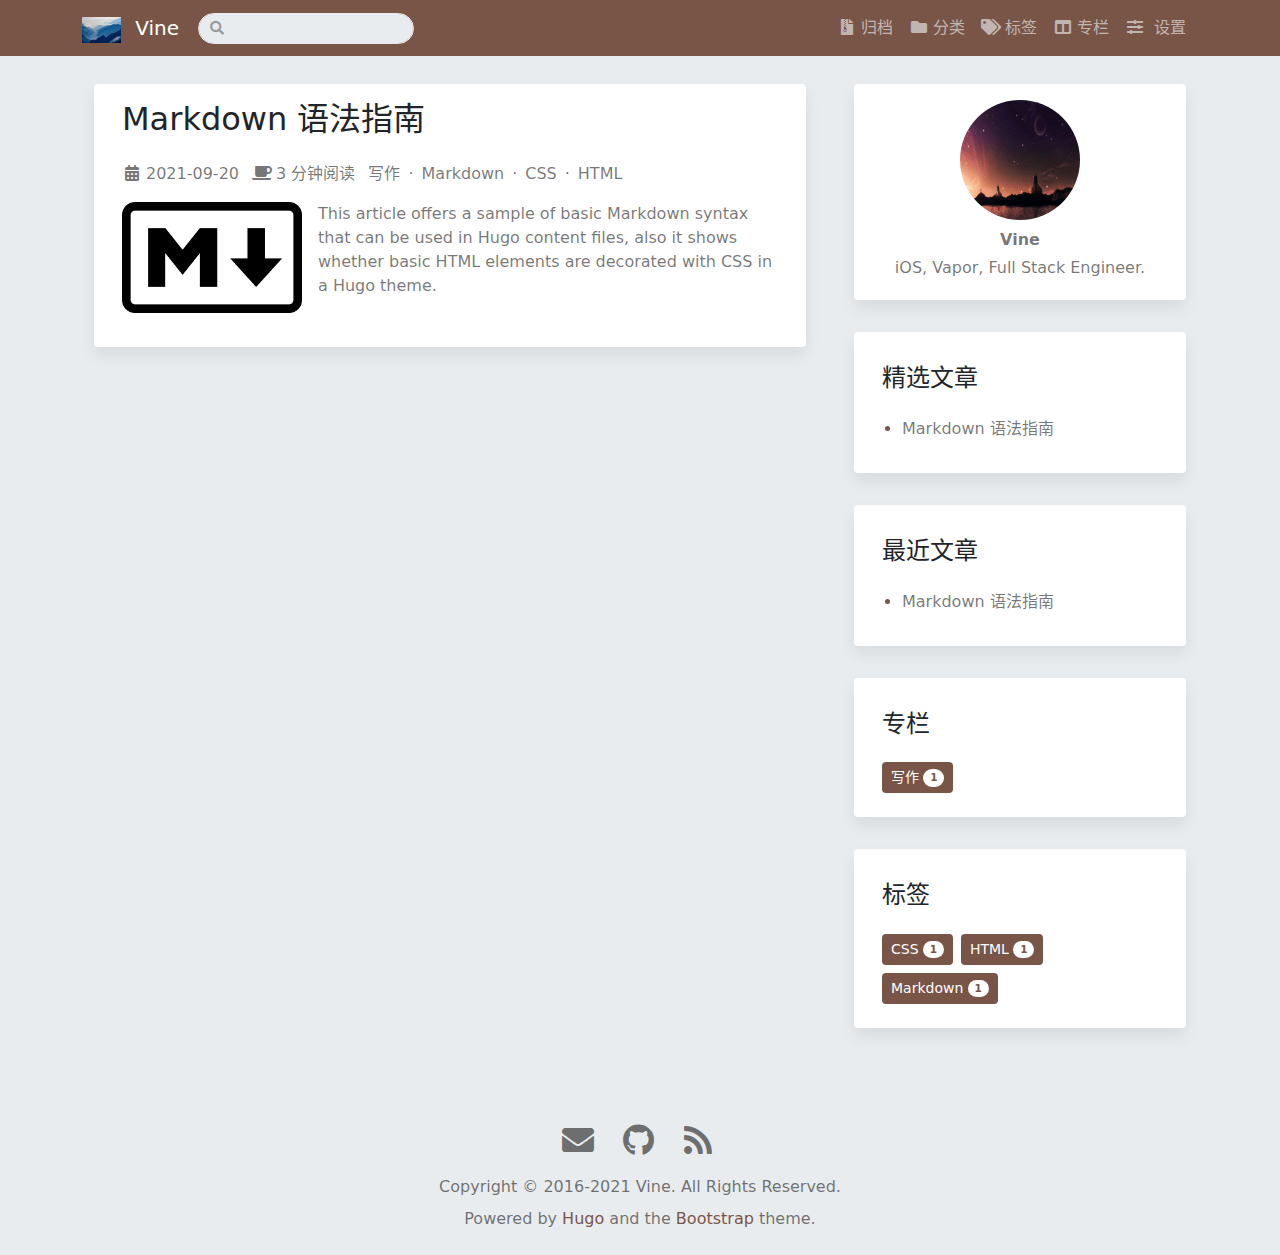
<file: index.html>
<!doctype html><html lang=zh-cn><head><meta name=generator content="Hugo 0.85.0"><meta charset=utf-8><meta name=viewport content="width=device-width,initial-scale=1"><title>休息的风</title><link rel=apple-touch-icon href=/images/favicons/apple-touch-icon.png sizes=180x180><link rel=icon href=/images/favicons/favicon-32x32.png sizes=32x32 type=image/png><link rel=icon href=/images/favicons/favicon-16x16.png sizes=16x16 type=image/png><link rel=manifest href=/images/favicons/manifest.json><link rel=icon href=/images/favicons/favicon.ico><meta name=keywords content="Hugo,Bootstrap,博客主题"><meta name=description content="一个极快、响应式和功能丰富的 Hugo 博客主题"><meta itemprop=name content="休息的风"><meta itemprop=description content="一个极快、响应式和功能丰富的 Hugo 博客主题"><meta property="og:title" content="休息的风"><meta property="og:description" content="一个极快、响应式和功能丰富的 Hugo 博客主题"><meta property="og:type" content="website"><meta property="og:url" content="/"><meta name=twitter:card content="summary"><meta name=twitter:title content="休息的风"><meta name=twitter:description content="一个极快、响应式和功能丰富的 Hugo 博客主题"><link rel=alternate type=application/rss+xml href=/index.xml title=休息的风><meta data-name=palette content="brown"><link rel=preload href=/css/bundle.min.4bd774e9f9e7eada4f66d03e1a16b9dbf04cef1756562b1f8c1a4f405aeed097.css integrity="sha256-S9d06fnn6tpPZtA+Gha52/BM7xdWVisfjBpPQFru0Jc=" crossorigin=anonymous as=style onload="this.rel='stylesheet'"><noscript><link rel=stylesheet href=/css/bundle.min.4bd774e9f9e7eada4f66d03e1a16b9dbf04cef1756562b1f8c1a4f405aeed097.css integrity="sha256-S9d06fnn6tpPZtA+Gha52/BM7xdWVisfjBpPQFru0Jc=" crossorigin=anonymous></noscript><script src=/js/bundle.min.2424c68327e09b751266797e010bd49d27a620c3c967a263f97d1c1d62848534.js integrity="sha256-JCTGgyfgm3USZnl+AQvUnSemIMPJZ6Jj+X0cHWKEhTQ=" crossorigin=anonymous></script></head><body><header><nav class="navbar navbar-expand-xl fixed-top"><div class=container><a class="navbar-brand active" href=/><img class=logo alt=Logo src=/images/logo.jpg width=136 height=91 loading=lazy>
Vine</a>
<button class=navbar-toggler type=button data-bs-toggle=collapse data-bs-target=#navbarSupportedContent aria-controls=navbarSupportedContent aria-expanded=false aria-label="Toggle navigation">
<span class=navbar-toggler-icon></span></button><div class="collapse navbar-collapse" id=navbarSupportedContent><ul class="navbar-nav me-1 mb-2 mb-lg-0"><form class="search-bar d-flex ms-1" action=/search><div class="input-group input-group-sm"><button class="btn btn-search disabled position-absolute left-0" type=submit aria-label=submit><i class="fas fa-fw fa-search"></i></button>
<input class="form-control rounded-pill" id=searchQuery name=q type=search aria-label=Search></div></form></ul><ul class="navbar-nav me-1 mb-2 mb-lg-0 me-1 ms-auto"><li class=nav-item><a class=nav-link href=/archives><i class="fas fa-fw fa-file-archive"></i>归档</a></li><li class=nav-item><a class=nav-link href=/categories><i class="fas fa-fw fa-folder"></i>分类</a></li><li class=nav-item><a class=nav-link href=/tags><i class="fas fa-fw fa-tags"></i>标签</a></li><li class=nav-item><a class=nav-link href=/series><i class="fas fa-fw fa-columns"></i>专栏</a></li><li class=nav-item><a class=nav-link data-bs-toggle=offcanvas href=#offcanvasSettings role=button aria-controls=offcanvasSettings><i class="fas fa-fw fa-sliders-h"></i> 设置</a></li><div class="offcanvas offcanvas-end surface h-100" tabindex=-1 id=offcanvasSettings aria-labelledby=offcanvasSettingsLabel><div class=offcanvas-header><h5 class=offcanvas-title w id=offcanvasSettingsLabel><i class="fas fa-fw fa-sliders-h"></i> 设置</h5><a role=button data-bs-dismiss=offcanvas aria-label=Close><span class="fas fa-2x fa-fw fa-times"></span></a></div><div class=offcanvas-body><section class=setting><form class=row><div class=col-auto><label><i class="fas fa-fw fa-adjust"></i> 模式</label></div><div class="col-auto ms-auto"><div class="form-check form-switch"><input class=form-check-input type=checkbox id=modeSwitcher></div></div></form></section><section class=setting><form class="font-size-switcher-form row"><div class=col-auto><label for=fontSize class=form-label><i class="fas fa-fw fa-font"></i> 字体大小</label></div><div class="col-auto ms-auto"><input type=range class=form-range min=-2 max=2 id=fontSize></div></form></section><section class="setting palettes"><form class=row><div class=col-auto><label><i class="fas fa-fw fa-palette"></i> 配色</label></div><div class="col-auto ms-auto"><span id=btnPalette class="btn btn-sm"><i class="fas fa-eye-dropper"></i></span></div></form><div class="container mt-2 visually-hidden" id=palettePicker><div class=btn-group><button type=button id=palette-blue title=蓝色 class="btn btn-sm palette bg-blue d-flex align-items-center justify-content-center">
</button><button type=button id=palette-blue-gray title=蓝灰色 class="btn btn-sm palette bg-blue-gray d-flex align-items-center justify-content-center">
</button><button type=button id=palette-brown title=棕色 class="btn btn-sm palette bg-brown d-flex align-items-center justify-content-center">
</button><button type=button id=palette-cyan title=青色 class="btn btn-sm palette bg-cyan d-flex align-items-center justify-content-center">
</button><button type=button id=palette-green title=绿色 class="btn btn-sm palette bg-green d-flex align-items-center justify-content-center">
</button><button type=button id=palette-indigo title=靛青色 class="btn btn-sm palette bg-indigo d-flex align-items-center justify-content-center">
</button><button type=button id=palette-orange title=橙色 class="btn btn-sm palette bg-orange d-flex align-items-center justify-content-center">
</button><button type=button id=palette-pink title=粉色 class="btn btn-sm palette bg-pink d-flex align-items-center justify-content-center">
</button><button type=button id=palette-purple title=紫色 class="btn btn-sm palette bg-purple d-flex align-items-center justify-content-center">
</button><button type=button id=palette-red title=红色 class="btn btn-sm palette bg-red d-flex align-items-center justify-content-center">
</button><button type=button id=palette-teal title=蓝绿色 class="btn btn-sm palette bg-teal d-flex align-items-center justify-content-center">
</button><button type=button id=palette-yellow title=黄色 class="btn btn-sm palette bg-yellow d-flex align-items-center justify-content-center"></button></button></div></div></section></div></div></ul></div></div></nav></header><main role=main class=container><div class="row content"><div class=col-lg-8><div class=container><div class="posts mb-4"><article class="post row surface"><h2 class="post-title mb-4"><a href=/posts/markdown-syntax/>Markdown 语法指南</a></h2><div class="post-meta mb-3"><span class="post-date me-2"><i class="fas fa-fw fa-calendar-alt"></i>2021-09-20
</span><span class="post-reading-time me-2"><i class="fas fa-fw fa-coffee"></i>3 分钟阅读
</span><span class=post-taxonomies><a href=/series/%E5%86%99%E4%BD%9C/ class=post-taxonomy>写作</a><a href=/tags/markdown/ class=post-taxonomy>Markdown</a><a href=/tags/css/ class=post-taxonomy>CSS</a><a href=/tags/html/ class=post-taxonomy>HTML</a></span></div><div class="post-summary mb-3"><img class=img-fluid alt="Markdown 语法指南" src=/images/markdown.png width=1200 height=738 loading=lazy><p>This article offers a sample of basic Markdown syntax that can be used in Hugo content files, also it shows whether basic HTML elements are decorated with CSS in a Hugo theme.</p></div></article></div><div class="row table-responsive mb-3"></div></div></div><aside class="col-lg-4 sidebar d-flex"><div class=container><section class="profile surface row text-center"><div class="col-12 d-flex align-items-center justify-content-center"><img class="profile-avatar rounded-circle" alt=Vine src=/images/profile.jpeg width=800 height=800 loading=lazy></div><div class="col-12 profile-meta"><div class=profile-name>Vine</div><div class=profile-bio>iOS, Vapor, Full Stack Engineer.</div></div></section><section class="featured-posts row surface"><h4>精选文章</h4><ul><li><a href=/posts/markdown-syntax/>Markdown 语法指南</a></li></ul></section><section class="recent-posts row surface"><h4>最近文章</h4><ul><li><a href=/posts/markdown-syntax/>Markdown 语法指南</a></li></ul></section><section class="taxonomy-series row surface"><h4><a href=/series>专栏</a></h4><div><a href=/series/%E5%86%99%E4%BD%9C/ class="post-taxonomy rounded btn btn-sm me-2 mb-2" title=写作>写作 <span class="badge rounded-pill">1</span></a></div></section><section class="taxonomy-tags row surface"><h4><a href=/tags>标签</a></h4><div><a href=/tags/css/ class="post-taxonomy rounded btn btn-sm me-2 mb-2" title=CSS>CSS <span class="badge rounded-pill">1</span>
</a><a href=/tags/html/ class="post-taxonomy rounded btn btn-sm me-2 mb-2" title=HTML>HTML <span class="badge rounded-pill">1</span>
</a><a href=/tags/markdown/ class="post-taxonomy rounded btn btn-sm me-2 mb-2" title=Markdown>Markdown <span class="badge rounded-pill">1</span></a></div></section></div></aside></div></main><footer class="footer mt-auto py-3 text-center container"><nav class="social-links nav my-2 justify-content-center"><a class="nav-link social-link" href=mailto:vinefear@gmai.com title=Email><i class="fas fa-fw fa-2x fa-envelope"></i>
</a><a class="nav-link social-link" target=_blank href=https://github.com/VineFiner title=GitHub rel="noopener noreferrer"><i class="fa-fw fa-2x fab fa-github"></i>
</a><a class="nav-link social-link" target=_blank href=/index.xml title=RSS rel="noopener noreferrer"><i class="fas fa-fw fa-2x fa-rss"></i></a></nav><div class="copyright mb-2">Copyright © 2016-2021 Vine. All Rights Reserved.</div><div class="powered-by mb-2">Powered by <a href=https://gohugo.io target=_blank rel="noopener noreferrer">Hugo</a> and the <a href=https://github.com/razonyang/hugo-theme-bootstrap target=_blank rel="noopener noreferrer">Bootstrap</a> theme.</div></footer><a id=btnScrollToTop class=btn-scroll-to-top><i class="fas fa-fw fa-chevron-circle-up fa-2x"></i></a></body></html>
</file>
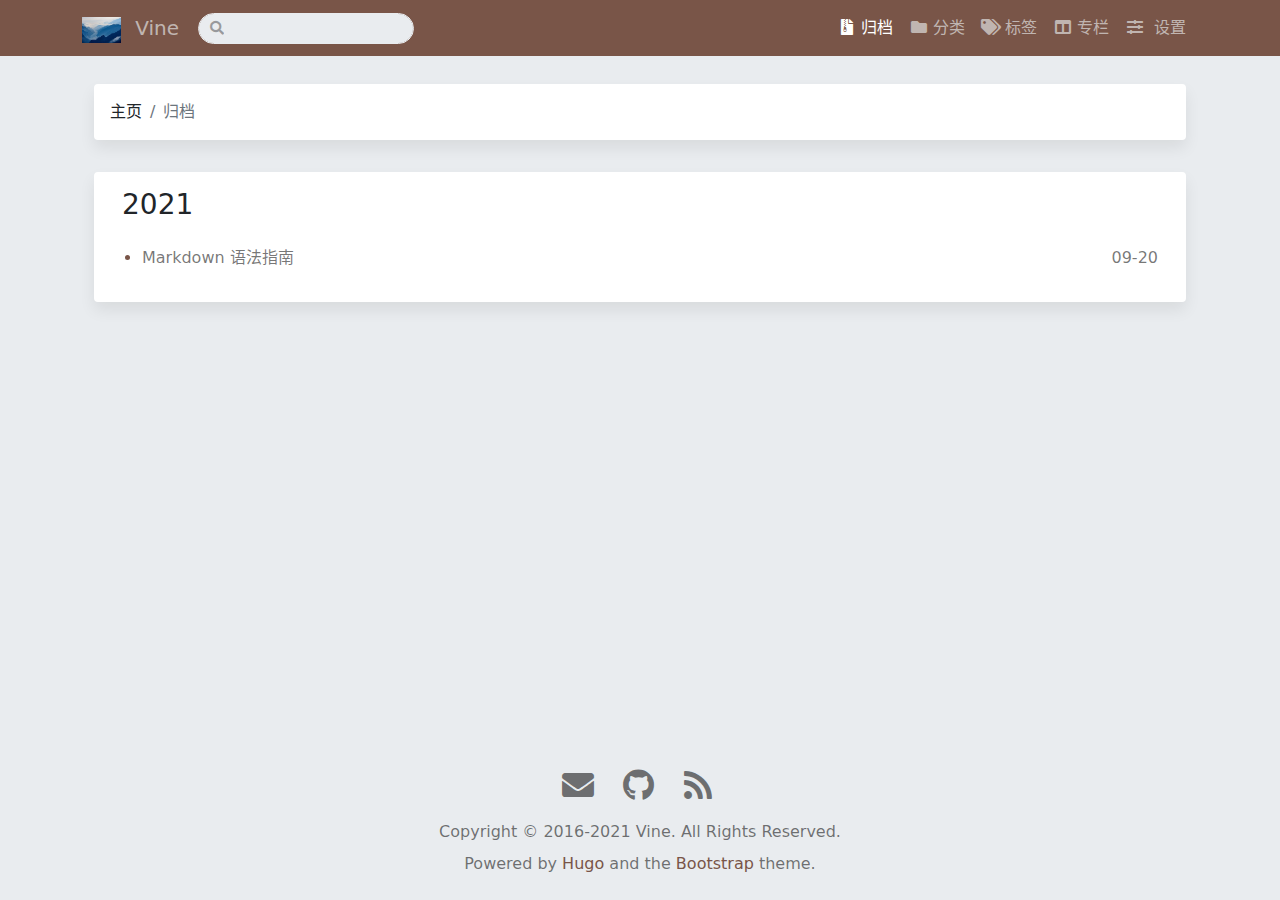
<file: archives/index.html>
<!doctype html><html lang=zh-cn><head><meta charset=utf-8><meta name=viewport content="width=device-width,initial-scale=1"><title>归档 - 休息的风</title><link rel=apple-touch-icon href=/images/favicons/apple-touch-icon.png sizes=180x180><link rel=icon href=/images/favicons/favicon-32x32.png sizes=32x32 type=image/png><link rel=icon href=/images/favicons/favicon-16x16.png sizes=16x16 type=image/png><link rel=manifest href=/images/favicons/manifest.json><link rel=icon href=/images/favicons/favicon.ico><meta name=keywords content="Hugo,Bootstrap,博客主题"><meta name=description content="一个极快、响应式和功能丰富的 Hugo 博客主题"><meta itemprop=name content="归档"><meta itemprop=description content="一个极快、响应式和功能丰富的 Hugo 博客主题"><meta property="og:title" content="归档"><meta property="og:description" content="一个极快、响应式和功能丰富的 Hugo 博客主题"><meta property="og:type" content="website"><meta property="og:url" content="/archives/"><meta name=twitter:card content="summary"><meta name=twitter:title content="归档"><meta name=twitter:description content="一个极快、响应式和功能丰富的 Hugo 博客主题"><link rel=alternate type=application/rss+xml href=/archives/index.xml title=休息的风><meta data-name=palette content="brown"><link rel=preload href=/css/bundle.min.4bd774e9f9e7eada4f66d03e1a16b9dbf04cef1756562b1f8c1a4f405aeed097.css integrity="sha256-S9d06fnn6tpPZtA+Gha52/BM7xdWVisfjBpPQFru0Jc=" crossorigin=anonymous as=style onload="this.rel='stylesheet'"><noscript><link rel=stylesheet href=/css/bundle.min.4bd774e9f9e7eada4f66d03e1a16b9dbf04cef1756562b1f8c1a4f405aeed097.css integrity="sha256-S9d06fnn6tpPZtA+Gha52/BM7xdWVisfjBpPQFru0Jc=" crossorigin=anonymous></noscript><script src=/js/bundle.min.2424c68327e09b751266797e010bd49d27a620c3c967a263f97d1c1d62848534.js integrity="sha256-JCTGgyfgm3USZnl+AQvUnSemIMPJZ6Jj+X0cHWKEhTQ=" crossorigin=anonymous></script></head><body><header><nav class="navbar navbar-expand-xl fixed-top"><div class=container><a class=navbar-brand href=/><img class=logo alt=Logo src=/images/logo.jpg width=136 height=91 loading=lazy>
Vine</a>
<button class=navbar-toggler type=button data-bs-toggle=collapse data-bs-target=#navbarSupportedContent aria-controls=navbarSupportedContent aria-expanded=false aria-label="Toggle navigation">
<span class=navbar-toggler-icon></span></button><div class="collapse navbar-collapse" id=navbarSupportedContent><ul class="navbar-nav me-1 mb-2 mb-lg-0"><form class="search-bar d-flex ms-1" action=/search><div class="input-group input-group-sm"><button class="btn btn-search disabled position-absolute left-0" type=submit aria-label=submit><i class="fas fa-fw fa-search"></i></button>
<input class="form-control rounded-pill" id=searchQuery name=q type=search aria-label=Search></div></form></ul><ul class="navbar-nav me-1 mb-2 mb-lg-0 me-1 ms-auto"><li class=nav-item><a class="nav-link active" href=/archives><i class="fas fa-fw fa-file-archive"></i>归档</a></li><li class=nav-item><a class=nav-link href=/categories><i class="fas fa-fw fa-folder"></i>分类</a></li><li class=nav-item><a class=nav-link href=/tags><i class="fas fa-fw fa-tags"></i>标签</a></li><li class=nav-item><a class=nav-link href=/series><i class="fas fa-fw fa-columns"></i>专栏</a></li><li class=nav-item><a class=nav-link data-bs-toggle=offcanvas href=#offcanvasSettings role=button aria-controls=offcanvasSettings><i class="fas fa-fw fa-sliders-h"></i> 设置</a></li><div class="offcanvas offcanvas-end surface h-100" tabindex=-1 id=offcanvasSettings aria-labelledby=offcanvasSettingsLabel><div class=offcanvas-header><h5 class=offcanvas-title w id=offcanvasSettingsLabel><i class="fas fa-fw fa-sliders-h"></i> 设置</h5><a role=button data-bs-dismiss=offcanvas aria-label=Close><span class="fas fa-2x fa-fw fa-times"></span></a></div><div class=offcanvas-body><section class=setting><form class=row><div class=col-auto><label><i class="fas fa-fw fa-adjust"></i> 模式</label></div><div class="col-auto ms-auto"><div class="form-check form-switch"><input class=form-check-input type=checkbox id=modeSwitcher></div></div></form></section><section class=setting><form class="font-size-switcher-form row"><div class=col-auto><label for=fontSize class=form-label><i class="fas fa-fw fa-font"></i> 字体大小</label></div><div class="col-auto ms-auto"><input type=range class=form-range min=-2 max=2 id=fontSize></div></form></section><section class="setting palettes"><form class=row><div class=col-auto><label><i class="fas fa-fw fa-palette"></i> 配色</label></div><div class="col-auto ms-auto"><span id=btnPalette class="btn btn-sm"><i class="fas fa-eye-dropper"></i></span></div></form><div class="container mt-2 visually-hidden" id=palettePicker><div class=btn-group><button type=button id=palette-blue title=蓝色 class="btn btn-sm palette bg-blue d-flex align-items-center justify-content-center">
</button><button type=button id=palette-blue-gray title=蓝灰色 class="btn btn-sm palette bg-blue-gray d-flex align-items-center justify-content-center">
</button><button type=button id=palette-brown title=棕色 class="btn btn-sm palette bg-brown d-flex align-items-center justify-content-center">
</button><button type=button id=palette-cyan title=青色 class="btn btn-sm palette bg-cyan d-flex align-items-center justify-content-center">
</button><button type=button id=palette-green title=绿色 class="btn btn-sm palette bg-green d-flex align-items-center justify-content-center">
</button><button type=button id=palette-indigo title=靛青色 class="btn btn-sm palette bg-indigo d-flex align-items-center justify-content-center">
</button><button type=button id=palette-orange title=橙色 class="btn btn-sm palette bg-orange d-flex align-items-center justify-content-center">
</button><button type=button id=palette-pink title=粉色 class="btn btn-sm palette bg-pink d-flex align-items-center justify-content-center">
</button><button type=button id=palette-purple title=紫色 class="btn btn-sm palette bg-purple d-flex align-items-center justify-content-center">
</button><button type=button id=palette-red title=红色 class="btn btn-sm palette bg-red d-flex align-items-center justify-content-center">
</button><button type=button id=palette-teal title=蓝绿色 class="btn btn-sm palette bg-teal d-flex align-items-center justify-content-center">
</button><button type=button id=palette-yellow title=黄色 class="btn btn-sm palette bg-yellow d-flex align-items-center justify-content-center"></button></button></div></div></section></div></div></ul></div></div></nav></header><main role=main class=container><div class="row content"><div class="container archives col-12 mb-4"><div class=container><nav class=row aria-label=breadcrumb><ol class="breadcrumb surface"><li class=breadcrumb-item><a href=/>主页</a></li><li class="breadcrumb-item active">归档</li></ol></nav><div class="archive surface row"><h3 class=archive-title>2021</h3><ul class=archive-posts><li><a class=post-title href=/posts/markdown-syntax/>Markdown 语法指南</a>
<span class="float-end post-date">09-20</span></li></ul></div><div class="row table-responsive mb-3"></div></div></div></div></main><footer class="footer mt-auto py-3 text-center container"><nav class="social-links nav my-2 justify-content-center"><a class="nav-link social-link" href=mailto:vinefear@gmai.com title=Email><i class="fas fa-fw fa-2x fa-envelope"></i>
</a><a class="nav-link social-link" target=_blank href=https://github.com/VineFiner title=GitHub rel="noopener noreferrer"><i class="fa-fw fa-2x fab fa-github"></i>
</a><a class="nav-link social-link" target=_blank href=/archives/index.xml title=RSS rel="noopener noreferrer"><i class="fas fa-fw fa-2x fa-rss"></i></a></nav><div class="copyright mb-2">Copyright © 2016-2021 Vine. All Rights Reserved.</div><div class="powered-by mb-2">Powered by <a href=https://gohugo.io target=_blank rel="noopener noreferrer">Hugo</a> and the <a href=https://github.com/razonyang/hugo-theme-bootstrap target=_blank rel="noopener noreferrer">Bootstrap</a> theme.</div></footer><a id=btnScrollToTop class=btn-scroll-to-top><i class="fas fa-fw fa-chevron-circle-up fa-2x"></i></a></body></html>
</file>
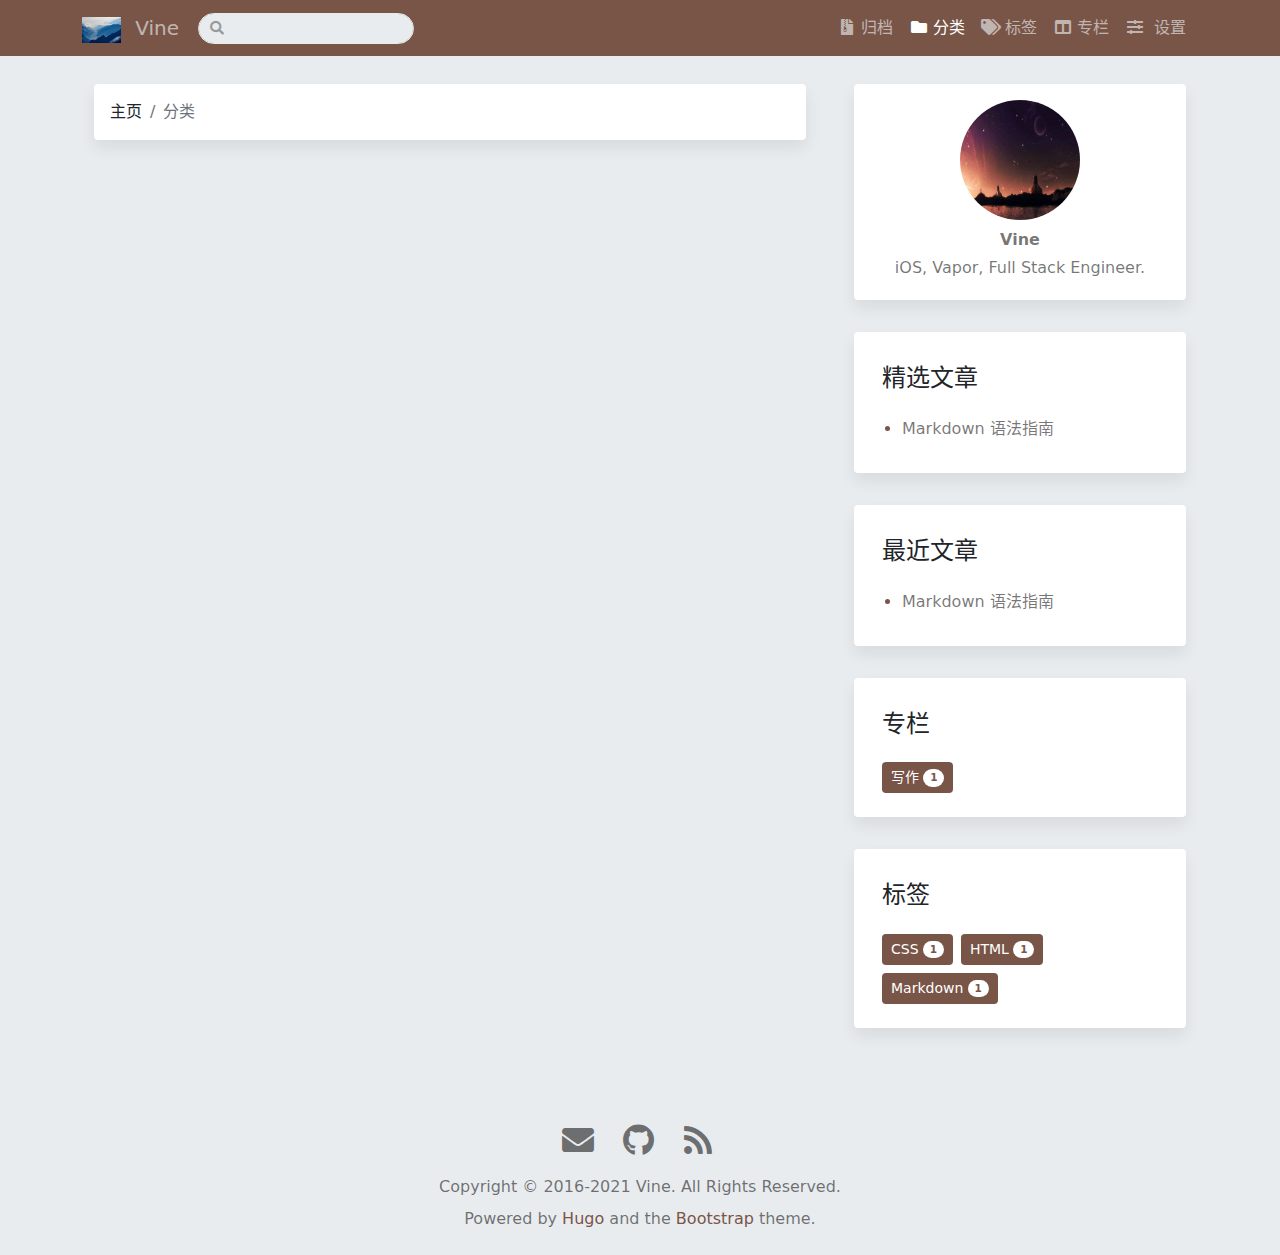
<file: categories/index.html>
<!doctype html><html lang=zh-cn><head><meta charset=utf-8><meta name=viewport content="width=device-width,initial-scale=1"><title>分类 - 休息的风</title><link rel=apple-touch-icon href=/images/favicons/apple-touch-icon.png sizes=180x180><link rel=icon href=/images/favicons/favicon-32x32.png sizes=32x32 type=image/png><link rel=icon href=/images/favicons/favicon-16x16.png sizes=16x16 type=image/png><link rel=manifest href=/images/favicons/manifest.json><link rel=icon href=/images/favicons/favicon.ico><meta name=keywords content="Hugo,Bootstrap,博客主题"><meta name=description content="一个极快、响应式和功能丰富的 Hugo 博客主题"><meta itemprop=name content="分类"><meta itemprop=description content="一个极快、响应式和功能丰富的 Hugo 博客主题"><meta property="og:title" content="分类"><meta property="og:description" content="一个极快、响应式和功能丰富的 Hugo 博客主题"><meta property="og:type" content="website"><meta property="og:url" content="/categories/"><meta name=twitter:card content="summary"><meta name=twitter:title content="分类"><meta name=twitter:description content="一个极快、响应式和功能丰富的 Hugo 博客主题"><link rel=alternate type=application/rss+xml href=/categories/index.xml title=休息的风><meta data-name=palette content="brown"><link rel=preload href=/css/bundle.min.4bd774e9f9e7eada4f66d03e1a16b9dbf04cef1756562b1f8c1a4f405aeed097.css integrity="sha256-S9d06fnn6tpPZtA+Gha52/BM7xdWVisfjBpPQFru0Jc=" crossorigin=anonymous as=style onload="this.rel='stylesheet'"><noscript><link rel=stylesheet href=/css/bundle.min.4bd774e9f9e7eada4f66d03e1a16b9dbf04cef1756562b1f8c1a4f405aeed097.css integrity="sha256-S9d06fnn6tpPZtA+Gha52/BM7xdWVisfjBpPQFru0Jc=" crossorigin=anonymous></noscript><script src=/js/bundle.min.2424c68327e09b751266797e010bd49d27a620c3c967a263f97d1c1d62848534.js integrity="sha256-JCTGgyfgm3USZnl+AQvUnSemIMPJZ6Jj+X0cHWKEhTQ=" crossorigin=anonymous></script></head><body><header><nav class="navbar navbar-expand-xl fixed-top"><div class=container><a class=navbar-brand href=/><img class=logo alt=Logo src=/images/logo.jpg width=136 height=91 loading=lazy>
Vine</a>
<button class=navbar-toggler type=button data-bs-toggle=collapse data-bs-target=#navbarSupportedContent aria-controls=navbarSupportedContent aria-expanded=false aria-label="Toggle navigation">
<span class=navbar-toggler-icon></span></button><div class="collapse navbar-collapse" id=navbarSupportedContent><ul class="navbar-nav me-1 mb-2 mb-lg-0"><form class="search-bar d-flex ms-1" action=/search><div class="input-group input-group-sm"><button class="btn btn-search disabled position-absolute left-0" type=submit aria-label=submit><i class="fas fa-fw fa-search"></i></button>
<input class="form-control rounded-pill" id=searchQuery name=q type=search aria-label=Search></div></form></ul><ul class="navbar-nav me-1 mb-2 mb-lg-0 me-1 ms-auto"><li class=nav-item><a class=nav-link href=/archives><i class="fas fa-fw fa-file-archive"></i>归档</a></li><li class=nav-item><a class="nav-link active" href=/categories><i class="fas fa-fw fa-folder"></i>分类</a></li><li class=nav-item><a class=nav-link href=/tags><i class="fas fa-fw fa-tags"></i>标签</a></li><li class=nav-item><a class=nav-link href=/series><i class="fas fa-fw fa-columns"></i>专栏</a></li><li class=nav-item><a class=nav-link data-bs-toggle=offcanvas href=#offcanvasSettings role=button aria-controls=offcanvasSettings><i class="fas fa-fw fa-sliders-h"></i> 设置</a></li><div class="offcanvas offcanvas-end surface h-100" tabindex=-1 id=offcanvasSettings aria-labelledby=offcanvasSettingsLabel><div class=offcanvas-header><h5 class=offcanvas-title w id=offcanvasSettingsLabel><i class="fas fa-fw fa-sliders-h"></i> 设置</h5><a role=button data-bs-dismiss=offcanvas aria-label=Close><span class="fas fa-2x fa-fw fa-times"></span></a></div><div class=offcanvas-body><section class=setting><form class=row><div class=col-auto><label><i class="fas fa-fw fa-adjust"></i> 模式</label></div><div class="col-auto ms-auto"><div class="form-check form-switch"><input class=form-check-input type=checkbox id=modeSwitcher></div></div></form></section><section class=setting><form class="font-size-switcher-form row"><div class=col-auto><label for=fontSize class=form-label><i class="fas fa-fw fa-font"></i> 字体大小</label></div><div class="col-auto ms-auto"><input type=range class=form-range min=-2 max=2 id=fontSize></div></form></section><section class="setting palettes"><form class=row><div class=col-auto><label><i class="fas fa-fw fa-palette"></i> 配色</label></div><div class="col-auto ms-auto"><span id=btnPalette class="btn btn-sm"><i class="fas fa-eye-dropper"></i></span></div></form><div class="container mt-2 visually-hidden" id=palettePicker><div class=btn-group><button type=button id=palette-blue title=蓝色 class="btn btn-sm palette bg-blue d-flex align-items-center justify-content-center">
</button><button type=button id=palette-blue-gray title=蓝灰色 class="btn btn-sm palette bg-blue-gray d-flex align-items-center justify-content-center">
</button><button type=button id=palette-brown title=棕色 class="btn btn-sm palette bg-brown d-flex align-items-center justify-content-center">
</button><button type=button id=palette-cyan title=青色 class="btn btn-sm palette bg-cyan d-flex align-items-center justify-content-center">
</button><button type=button id=palette-green title=绿色 class="btn btn-sm palette bg-green d-flex align-items-center justify-content-center">
</button><button type=button id=palette-indigo title=靛青色 class="btn btn-sm palette bg-indigo d-flex align-items-center justify-content-center">
</button><button type=button id=palette-orange title=橙色 class="btn btn-sm palette bg-orange d-flex align-items-center justify-content-center">
</button><button type=button id=palette-pink title=粉色 class="btn btn-sm palette bg-pink d-flex align-items-center justify-content-center">
</button><button type=button id=palette-purple title=紫色 class="btn btn-sm palette bg-purple d-flex align-items-center justify-content-center">
</button><button type=button id=palette-red title=红色 class="btn btn-sm palette bg-red d-flex align-items-center justify-content-center">
</button><button type=button id=palette-teal title=蓝绿色 class="btn btn-sm palette bg-teal d-flex align-items-center justify-content-center">
</button><button type=button id=palette-yellow title=黄色 class="btn btn-sm palette bg-yellow d-flex align-items-center justify-content-center"></button></button></div></div></section></div></div></ul></div></div></nav></header><main role=main class=container><div class="row content"><div class=col-lg-8><div class=container><nav class=row aria-label=breadcrumb><ol class="breadcrumb surface"><li class=breadcrumb-item><a href=/>主页</a></li><li class="breadcrumb-item active">分类</li></ol></nav><div class=taxonomys></div><div class="row table-responsive mb-3"></div></div></div><aside class="col-lg-4 sidebar d-flex"><div class=container><section class="profile surface row text-center"><div class="col-12 d-flex align-items-center justify-content-center"><img class="profile-avatar rounded-circle" alt=Vine src=/images/profile.jpeg width=800 height=800 loading=lazy></div><div class="col-12 profile-meta"><div class=profile-name>Vine</div><div class=profile-bio>iOS, Vapor, Full Stack Engineer.</div></div></section><section class="featured-posts row surface"><h4>精选文章</h4><ul><li><a href=/posts/markdown-syntax/>Markdown 语法指南</a></li></ul></section><section class="recent-posts row surface"><h4>最近文章</h4><ul><li><a href=/posts/markdown-syntax/>Markdown 语法指南</a></li></ul></section><section class="taxonomy-series row surface"><h4><a href=/series>专栏</a></h4><div><a href=/series/%E5%86%99%E4%BD%9C/ class="post-taxonomy rounded btn btn-sm me-2 mb-2" title=写作>写作 <span class="badge rounded-pill">1</span></a></div></section><section class="taxonomy-tags row surface"><h4><a href=/tags>标签</a></h4><div><a href=/tags/css/ class="post-taxonomy rounded btn btn-sm me-2 mb-2" title=CSS>CSS <span class="badge rounded-pill">1</span>
</a><a href=/tags/html/ class="post-taxonomy rounded btn btn-sm me-2 mb-2" title=HTML>HTML <span class="badge rounded-pill">1</span>
</a><a href=/tags/markdown/ class="post-taxonomy rounded btn btn-sm me-2 mb-2" title=Markdown>Markdown <span class="badge rounded-pill">1</span></a></div></section></div></aside></div></main><footer class="footer mt-auto py-3 text-center container"><nav class="social-links nav my-2 justify-content-center"><a class="nav-link social-link" href=mailto:vinefear@gmai.com title=Email><i class="fas fa-fw fa-2x fa-envelope"></i>
</a><a class="nav-link social-link" target=_blank href=https://github.com/VineFiner title=GitHub rel="noopener noreferrer"><i class="fa-fw fa-2x fab fa-github"></i>
</a><a class="nav-link social-link" target=_blank href=/categories/index.xml title=RSS rel="noopener noreferrer"><i class="fas fa-fw fa-2x fa-rss"></i></a></nav><div class="copyright mb-2">Copyright © 2016-2021 Vine. All Rights Reserved.</div><div class="powered-by mb-2">Powered by <a href=https://gohugo.io target=_blank rel="noopener noreferrer">Hugo</a> and the <a href=https://github.com/razonyang/hugo-theme-bootstrap target=_blank rel="noopener noreferrer">Bootstrap</a> theme.</div></footer><a id=btnScrollToTop class=btn-scroll-to-top><i class="fas fa-fw fa-chevron-circle-up fa-2x"></i></a></body></html>
</file>
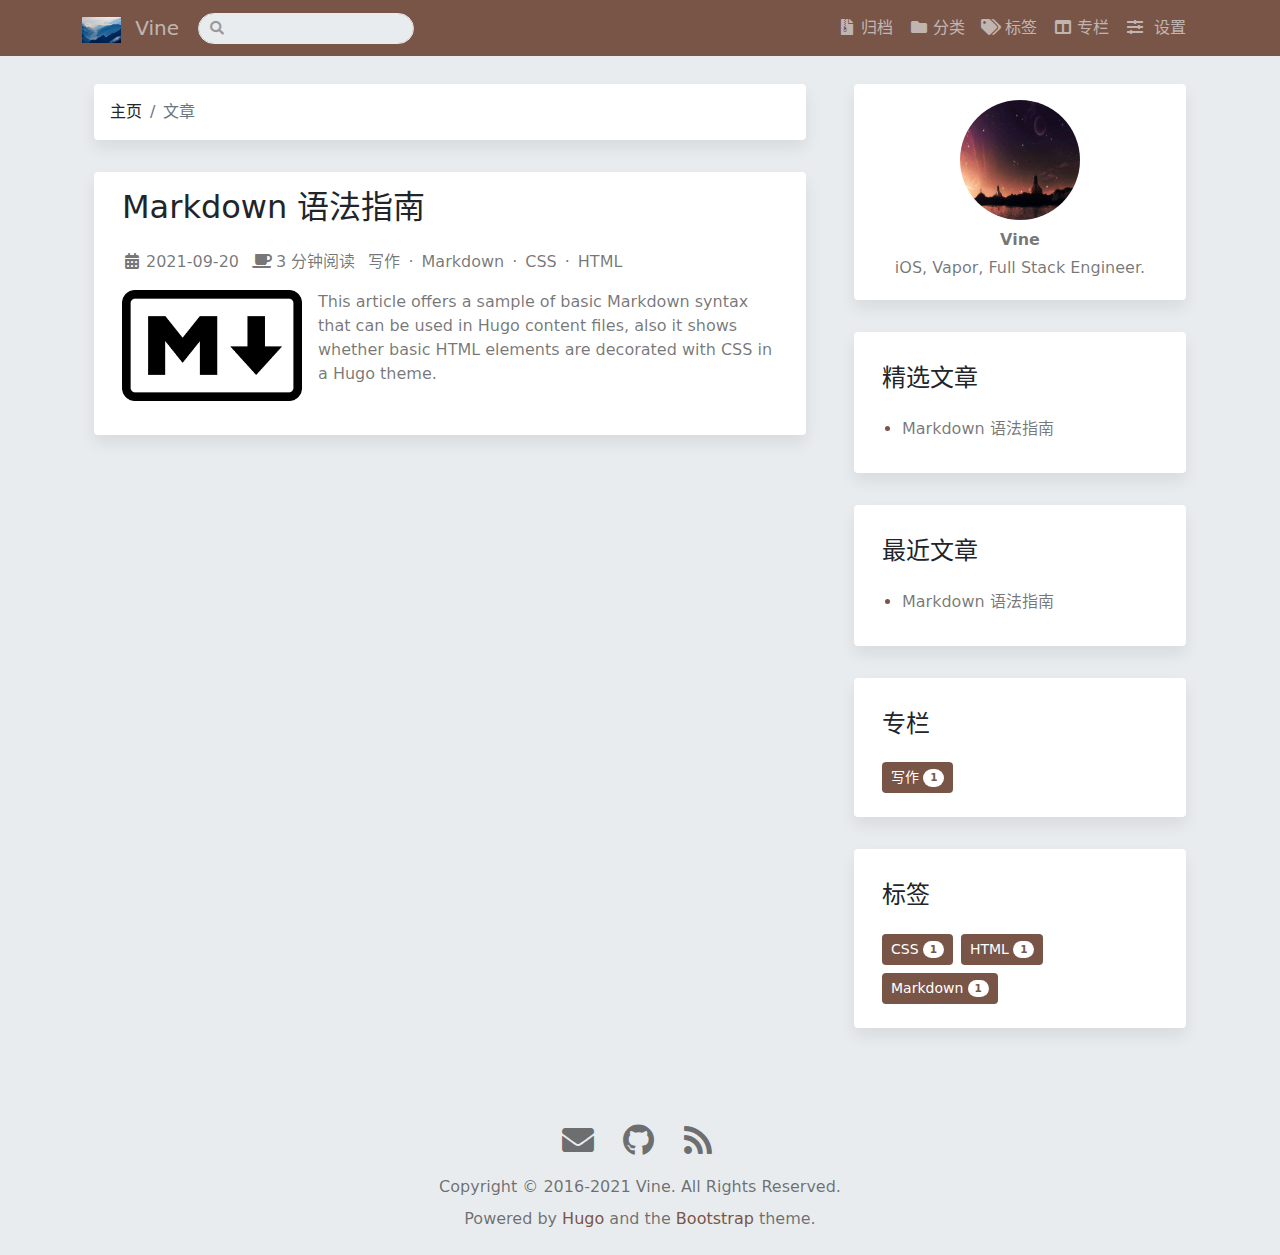
<file: posts/index.html>
<!doctype html><html lang=zh-cn><head><meta charset=utf-8><meta name=viewport content="width=device-width,initial-scale=1"><title>文章 - 休息的风</title><link rel=apple-touch-icon href=/images/favicons/apple-touch-icon.png sizes=180x180><link rel=icon href=/images/favicons/favicon-32x32.png sizes=32x32 type=image/png><link rel=icon href=/images/favicons/favicon-16x16.png sizes=16x16 type=image/png><link rel=manifest href=/images/favicons/manifest.json><link rel=icon href=/images/favicons/favicon.ico><meta name=keywords content="Hugo,Bootstrap,博客主题"><meta name=description content="一个极快、响应式和功能丰富的 Hugo 博客主题"><meta itemprop=name content="文章"><meta itemprop=description content="一个极快、响应式和功能丰富的 Hugo 博客主题"><meta property="og:title" content="文章"><meta property="og:description" content="一个极快、响应式和功能丰富的 Hugo 博客主题"><meta property="og:type" content="website"><meta property="og:url" content="/posts/"><meta name=twitter:card content="summary"><meta name=twitter:title content="文章"><meta name=twitter:description content="一个极快、响应式和功能丰富的 Hugo 博客主题"><link rel=alternate type=application/rss+xml href=/posts/index.xml title=休息的风><meta data-name=palette content="brown"><link rel=preload href=/css/bundle.min.4bd774e9f9e7eada4f66d03e1a16b9dbf04cef1756562b1f8c1a4f405aeed097.css integrity="sha256-S9d06fnn6tpPZtA+Gha52/BM7xdWVisfjBpPQFru0Jc=" crossorigin=anonymous as=style onload="this.rel='stylesheet'"><noscript><link rel=stylesheet href=/css/bundle.min.4bd774e9f9e7eada4f66d03e1a16b9dbf04cef1756562b1f8c1a4f405aeed097.css integrity="sha256-S9d06fnn6tpPZtA+Gha52/BM7xdWVisfjBpPQFru0Jc=" crossorigin=anonymous></noscript><script src=/js/bundle.min.2424c68327e09b751266797e010bd49d27a620c3c967a263f97d1c1d62848534.js integrity="sha256-JCTGgyfgm3USZnl+AQvUnSemIMPJZ6Jj+X0cHWKEhTQ=" crossorigin=anonymous></script></head><body><header><nav class="navbar navbar-expand-xl fixed-top"><div class=container><a class=navbar-brand href=/><img class=logo alt=Logo src=/images/logo.jpg width=136 height=91 loading=lazy>
Vine</a>
<button class=navbar-toggler type=button data-bs-toggle=collapse data-bs-target=#navbarSupportedContent aria-controls=navbarSupportedContent aria-expanded=false aria-label="Toggle navigation">
<span class=navbar-toggler-icon></span></button><div class="collapse navbar-collapse" id=navbarSupportedContent><ul class="navbar-nav me-1 mb-2 mb-lg-0"><form class="search-bar d-flex ms-1" action=/search><div class="input-group input-group-sm"><button class="btn btn-search disabled position-absolute left-0" type=submit aria-label=submit><i class="fas fa-fw fa-search"></i></button>
<input class="form-control rounded-pill" id=searchQuery name=q type=search aria-label=Search></div></form></ul><ul class="navbar-nav me-1 mb-2 mb-lg-0 me-1 ms-auto"><li class=nav-item><a class=nav-link href=/archives><i class="fas fa-fw fa-file-archive"></i>归档</a></li><li class=nav-item><a class=nav-link href=/categories><i class="fas fa-fw fa-folder"></i>分类</a></li><li class=nav-item><a class=nav-link href=/tags><i class="fas fa-fw fa-tags"></i>标签</a></li><li class=nav-item><a class=nav-link href=/series><i class="fas fa-fw fa-columns"></i>专栏</a></li><li class=nav-item><a class=nav-link data-bs-toggle=offcanvas href=#offcanvasSettings role=button aria-controls=offcanvasSettings><i class="fas fa-fw fa-sliders-h"></i> 设置</a></li><div class="offcanvas offcanvas-end surface h-100" tabindex=-1 id=offcanvasSettings aria-labelledby=offcanvasSettingsLabel><div class=offcanvas-header><h5 class=offcanvas-title w id=offcanvasSettingsLabel><i class="fas fa-fw fa-sliders-h"></i> 设置</h5><a role=button data-bs-dismiss=offcanvas aria-label=Close><span class="fas fa-2x fa-fw fa-times"></span></a></div><div class=offcanvas-body><section class=setting><form class=row><div class=col-auto><label><i class="fas fa-fw fa-adjust"></i> 模式</label></div><div class="col-auto ms-auto"><div class="form-check form-switch"><input class=form-check-input type=checkbox id=modeSwitcher></div></div></form></section><section class=setting><form class="font-size-switcher-form row"><div class=col-auto><label for=fontSize class=form-label><i class="fas fa-fw fa-font"></i> 字体大小</label></div><div class="col-auto ms-auto"><input type=range class=form-range min=-2 max=2 id=fontSize></div></form></section><section class="setting palettes"><form class=row><div class=col-auto><label><i class="fas fa-fw fa-palette"></i> 配色</label></div><div class="col-auto ms-auto"><span id=btnPalette class="btn btn-sm"><i class="fas fa-eye-dropper"></i></span></div></form><div class="container mt-2 visually-hidden" id=palettePicker><div class=btn-group><button type=button id=palette-blue title=蓝色 class="btn btn-sm palette bg-blue d-flex align-items-center justify-content-center">
</button><button type=button id=palette-blue-gray title=蓝灰色 class="btn btn-sm palette bg-blue-gray d-flex align-items-center justify-content-center">
</button><button type=button id=palette-brown title=棕色 class="btn btn-sm palette bg-brown d-flex align-items-center justify-content-center">
</button><button type=button id=palette-cyan title=青色 class="btn btn-sm palette bg-cyan d-flex align-items-center justify-content-center">
</button><button type=button id=palette-green title=绿色 class="btn btn-sm palette bg-green d-flex align-items-center justify-content-center">
</button><button type=button id=palette-indigo title=靛青色 class="btn btn-sm palette bg-indigo d-flex align-items-center justify-content-center">
</button><button type=button id=palette-orange title=橙色 class="btn btn-sm palette bg-orange d-flex align-items-center justify-content-center">
</button><button type=button id=palette-pink title=粉色 class="btn btn-sm palette bg-pink d-flex align-items-center justify-content-center">
</button><button type=button id=palette-purple title=紫色 class="btn btn-sm palette bg-purple d-flex align-items-center justify-content-center">
</button><button type=button id=palette-red title=红色 class="btn btn-sm palette bg-red d-flex align-items-center justify-content-center">
</button><button type=button id=palette-teal title=蓝绿色 class="btn btn-sm palette bg-teal d-flex align-items-center justify-content-center">
</button><button type=button id=palette-yellow title=黄色 class="btn btn-sm palette bg-yellow d-flex align-items-center justify-content-center"></button></button></div></div></section></div></div></ul></div></div></nav></header><main role=main class=container><div class="row content"><div class=col-lg-8><div class=container><nav class=row aria-label=breadcrumb><ol class="breadcrumb surface"><li class=breadcrumb-item><a href=/>主页</a></li><li class="breadcrumb-item active">文章</li></ol></nav><div class="posts mb-4"><article class="post row surface"><h2 class="post-title mb-4"><a href=/posts/markdown-syntax/>Markdown 语法指南</a></h2><div class="post-meta mb-3"><span class="post-date me-2"><i class="fas fa-fw fa-calendar-alt"></i>2021-09-20
</span><span class="post-reading-time me-2"><i class="fas fa-fw fa-coffee"></i>3 分钟阅读
</span><span class=post-taxonomies><a href=/series/%E5%86%99%E4%BD%9C/ class=post-taxonomy>写作</a><a href=/tags/markdown/ class=post-taxonomy>Markdown</a><a href=/tags/css/ class=post-taxonomy>CSS</a><a href=/tags/html/ class=post-taxonomy>HTML</a></span></div><div class="post-summary mb-3"><img class=img-fluid alt="Markdown 语法指南" src=/images/markdown.png width=1200 height=738 loading=lazy><p>This article offers a sample of basic Markdown syntax that can be used in Hugo content files, also it shows whether basic HTML elements are decorated with CSS in a Hugo theme.</p></div></article></div><div class="row table-responsive mb-3"></div></div></div><aside class="col-lg-4 sidebar d-flex"><div class=container><section class="profile surface row text-center"><div class="col-12 d-flex align-items-center justify-content-center"><img class="profile-avatar rounded-circle" alt=Vine src=/images/profile.jpeg width=800 height=800 loading=lazy></div><div class="col-12 profile-meta"><div class=profile-name>Vine</div><div class=profile-bio>iOS, Vapor, Full Stack Engineer.</div></div></section><section class="featured-posts row surface"><h4>精选文章</h4><ul><li><a href=/posts/markdown-syntax/>Markdown 语法指南</a></li></ul></section><section class="recent-posts row surface"><h4>最近文章</h4><ul><li><a href=/posts/markdown-syntax/>Markdown 语法指南</a></li></ul></section><section class="taxonomy-series row surface"><h4><a href=/series>专栏</a></h4><div><a href=/series/%E5%86%99%E4%BD%9C/ class="post-taxonomy rounded btn btn-sm me-2 mb-2" title=写作>写作 <span class="badge rounded-pill">1</span></a></div></section><section class="taxonomy-tags row surface"><h4><a href=/tags>标签</a></h4><div><a href=/tags/css/ class="post-taxonomy rounded btn btn-sm me-2 mb-2" title=CSS>CSS <span class="badge rounded-pill">1</span>
</a><a href=/tags/html/ class="post-taxonomy rounded btn btn-sm me-2 mb-2" title=HTML>HTML <span class="badge rounded-pill">1</span>
</a><a href=/tags/markdown/ class="post-taxonomy rounded btn btn-sm me-2 mb-2" title=Markdown>Markdown <span class="badge rounded-pill">1</span></a></div></section></div></aside></div></main><footer class="footer mt-auto py-3 text-center container"><nav class="social-links nav my-2 justify-content-center"><a class="nav-link social-link" href=mailto:vinefear@gmai.com title=Email><i class="fas fa-fw fa-2x fa-envelope"></i>
</a><a class="nav-link social-link" target=_blank href=https://github.com/VineFiner title=GitHub rel="noopener noreferrer"><i class="fa-fw fa-2x fab fa-github"></i>
</a><a class="nav-link social-link" target=_blank href=/posts/index.xml title=RSS rel="noopener noreferrer"><i class="fas fa-fw fa-2x fa-rss"></i></a></nav><div class="copyright mb-2">Copyright © 2016-2021 Vine. All Rights Reserved.</div><div class="powered-by mb-2">Powered by <a href=https://gohugo.io target=_blank rel="noopener noreferrer">Hugo</a> and the <a href=https://github.com/razonyang/hugo-theme-bootstrap target=_blank rel="noopener noreferrer">Bootstrap</a> theme.</div></footer><a id=btnScrollToTop class=btn-scroll-to-top><i class="fas fa-fw fa-chevron-circle-up fa-2x"></i></a></body></html>
</file>
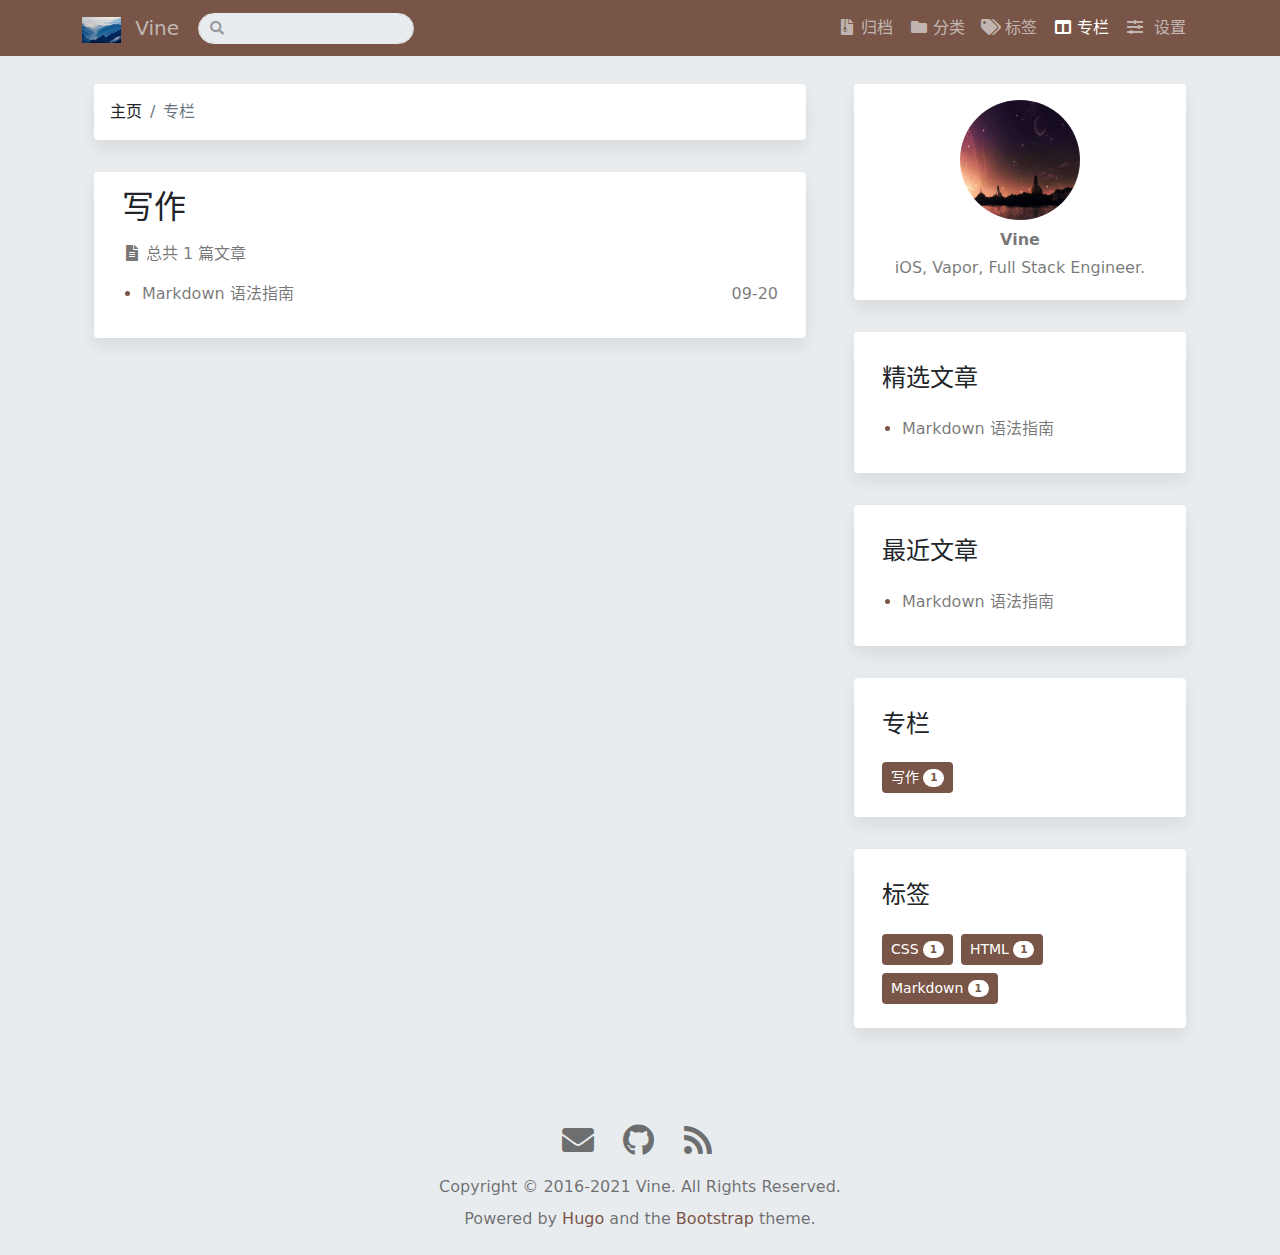
<file: series/index.html>
<!doctype html><html lang=zh-cn><head><meta charset=utf-8><meta name=viewport content="width=device-width,initial-scale=1"><title>专栏 - 休息的风</title><link rel=apple-touch-icon href=/images/favicons/apple-touch-icon.png sizes=180x180><link rel=icon href=/images/favicons/favicon-32x32.png sizes=32x32 type=image/png><link rel=icon href=/images/favicons/favicon-16x16.png sizes=16x16 type=image/png><link rel=manifest href=/images/favicons/manifest.json><link rel=icon href=/images/favicons/favicon.ico><meta name=keywords content="Hugo,Bootstrap,博客主题"><meta name=description content="一个极快、响应式和功能丰富的 Hugo 博客主题"><meta itemprop=name content="专栏"><meta itemprop=description content="一个极快、响应式和功能丰富的 Hugo 博客主题"><meta property="og:title" content="专栏"><meta property="og:description" content="一个极快、响应式和功能丰富的 Hugo 博客主题"><meta property="og:type" content="website"><meta property="og:url" content="/series/"><meta name=twitter:card content="summary"><meta name=twitter:title content="专栏"><meta name=twitter:description content="一个极快、响应式和功能丰富的 Hugo 博客主题"><link rel=alternate type=application/rss+xml href=/series/index.xml title=休息的风><meta data-name=palette content="brown"><link rel=preload href=/css/bundle.min.4bd774e9f9e7eada4f66d03e1a16b9dbf04cef1756562b1f8c1a4f405aeed097.css integrity="sha256-S9d06fnn6tpPZtA+Gha52/BM7xdWVisfjBpPQFru0Jc=" crossorigin=anonymous as=style onload="this.rel='stylesheet'"><noscript><link rel=stylesheet href=/css/bundle.min.4bd774e9f9e7eada4f66d03e1a16b9dbf04cef1756562b1f8c1a4f405aeed097.css integrity="sha256-S9d06fnn6tpPZtA+Gha52/BM7xdWVisfjBpPQFru0Jc=" crossorigin=anonymous></noscript><script src=/js/bundle.min.2424c68327e09b751266797e010bd49d27a620c3c967a263f97d1c1d62848534.js integrity="sha256-JCTGgyfgm3USZnl+AQvUnSemIMPJZ6Jj+X0cHWKEhTQ=" crossorigin=anonymous></script></head><body><header><nav class="navbar navbar-expand-xl fixed-top"><div class=container><a class=navbar-brand href=/><img class=logo alt=Logo src=/images/logo.jpg width=136 height=91 loading=lazy>
Vine</a>
<button class=navbar-toggler type=button data-bs-toggle=collapse data-bs-target=#navbarSupportedContent aria-controls=navbarSupportedContent aria-expanded=false aria-label="Toggle navigation">
<span class=navbar-toggler-icon></span></button><div class="collapse navbar-collapse" id=navbarSupportedContent><ul class="navbar-nav me-1 mb-2 mb-lg-0"><form class="search-bar d-flex ms-1" action=/search><div class="input-group input-group-sm"><button class="btn btn-search disabled position-absolute left-0" type=submit aria-label=submit><i class="fas fa-fw fa-search"></i></button>
<input class="form-control rounded-pill" id=searchQuery name=q type=search aria-label=Search></div></form></ul><ul class="navbar-nav me-1 mb-2 mb-lg-0 me-1 ms-auto"><li class=nav-item><a class=nav-link href=/archives><i class="fas fa-fw fa-file-archive"></i>归档</a></li><li class=nav-item><a class=nav-link href=/categories><i class="fas fa-fw fa-folder"></i>分类</a></li><li class=nav-item><a class=nav-link href=/tags><i class="fas fa-fw fa-tags"></i>标签</a></li><li class=nav-item><a class="nav-link active" href=/series><i class="fas fa-fw fa-columns"></i>专栏</a></li><li class=nav-item><a class=nav-link data-bs-toggle=offcanvas href=#offcanvasSettings role=button aria-controls=offcanvasSettings><i class="fas fa-fw fa-sliders-h"></i> 设置</a></li><div class="offcanvas offcanvas-end surface h-100" tabindex=-1 id=offcanvasSettings aria-labelledby=offcanvasSettingsLabel><div class=offcanvas-header><h5 class=offcanvas-title w id=offcanvasSettingsLabel><i class="fas fa-fw fa-sliders-h"></i> 设置</h5><a role=button data-bs-dismiss=offcanvas aria-label=Close><span class="fas fa-2x fa-fw fa-times"></span></a></div><div class=offcanvas-body><section class=setting><form class=row><div class=col-auto><label><i class="fas fa-fw fa-adjust"></i> 模式</label></div><div class="col-auto ms-auto"><div class="form-check form-switch"><input class=form-check-input type=checkbox id=modeSwitcher></div></div></form></section><section class=setting><form class="font-size-switcher-form row"><div class=col-auto><label for=fontSize class=form-label><i class="fas fa-fw fa-font"></i> 字体大小</label></div><div class="col-auto ms-auto"><input type=range class=form-range min=-2 max=2 id=fontSize></div></form></section><section class="setting palettes"><form class=row><div class=col-auto><label><i class="fas fa-fw fa-palette"></i> 配色</label></div><div class="col-auto ms-auto"><span id=btnPalette class="btn btn-sm"><i class="fas fa-eye-dropper"></i></span></div></form><div class="container mt-2 visually-hidden" id=palettePicker><div class=btn-group><button type=button id=palette-blue title=蓝色 class="btn btn-sm palette bg-blue d-flex align-items-center justify-content-center">
</button><button type=button id=palette-blue-gray title=蓝灰色 class="btn btn-sm palette bg-blue-gray d-flex align-items-center justify-content-center">
</button><button type=button id=palette-brown title=棕色 class="btn btn-sm palette bg-brown d-flex align-items-center justify-content-center">
</button><button type=button id=palette-cyan title=青色 class="btn btn-sm palette bg-cyan d-flex align-items-center justify-content-center">
</button><button type=button id=palette-green title=绿色 class="btn btn-sm palette bg-green d-flex align-items-center justify-content-center">
</button><button type=button id=palette-indigo title=靛青色 class="btn btn-sm palette bg-indigo d-flex align-items-center justify-content-center">
</button><button type=button id=palette-orange title=橙色 class="btn btn-sm palette bg-orange d-flex align-items-center justify-content-center">
</button><button type=button id=palette-pink title=粉色 class="btn btn-sm palette bg-pink d-flex align-items-center justify-content-center">
</button><button type=button id=palette-purple title=紫色 class="btn btn-sm palette bg-purple d-flex align-items-center justify-content-center">
</button><button type=button id=palette-red title=红色 class="btn btn-sm palette bg-red d-flex align-items-center justify-content-center">
</button><button type=button id=palette-teal title=蓝绿色 class="btn btn-sm palette bg-teal d-flex align-items-center justify-content-center">
</button><button type=button id=palette-yellow title=黄色 class="btn btn-sm palette bg-yellow d-flex align-items-center justify-content-center"></button></button></div></div></section></div></div></ul></div></div></nav></header><main role=main class=container><div class="row content"><div class=col-lg-8><div class=container><nav class=row aria-label=breadcrumb><ol class="breadcrumb surface"><li class=breadcrumb-item><a href=/>主页</a></li><li class="breadcrumb-item active">专栏</li></ol></nav><div class=taxonomys><div class="taxonomy row surface"><h2 class=taxonomy-title><a href=/series/%E5%86%99%E4%BD%9C/>写作</a></h2><div class=taxonomy-meta><span class=taxonomy-post-count><i class="fas fa-fw fa-file-alt"></i>总共 1 篇文章</span></div><ul class=taxonomy-posts><li class=taxonomy-post><a href=/posts/markdown-syntax/>Markdown 语法指南</a>
<span class="float-end post-date">09-20</span></li></ul></div></div><div class="row table-responsive mb-3"></div></div></div><aside class="col-lg-4 sidebar d-flex"><div class=container><section class="profile surface row text-center"><div class="col-12 d-flex align-items-center justify-content-center"><img class="profile-avatar rounded-circle" alt=Vine src=/images/profile.jpeg width=800 height=800 loading=lazy></div><div class="col-12 profile-meta"><div class=profile-name>Vine</div><div class=profile-bio>iOS, Vapor, Full Stack Engineer.</div></div></section><section class="featured-posts row surface"><h4>精选文章</h4><ul><li><a href=/posts/markdown-syntax/>Markdown 语法指南</a></li></ul></section><section class="recent-posts row surface"><h4>最近文章</h4><ul><li><a href=/posts/markdown-syntax/>Markdown 语法指南</a></li></ul></section><section class="taxonomy-series row surface"><h4><a href=/series>专栏</a></h4><div><a href=/series/%E5%86%99%E4%BD%9C/ class="post-taxonomy rounded btn btn-sm me-2 mb-2" title=写作>写作 <span class="badge rounded-pill">1</span></a></div></section><section class="taxonomy-tags row surface"><h4><a href=/tags>标签</a></h4><div><a href=/tags/css/ class="post-taxonomy rounded btn btn-sm me-2 mb-2" title=CSS>CSS <span class="badge rounded-pill">1</span>
</a><a href=/tags/html/ class="post-taxonomy rounded btn btn-sm me-2 mb-2" title=HTML>HTML <span class="badge rounded-pill">1</span>
</a><a href=/tags/markdown/ class="post-taxonomy rounded btn btn-sm me-2 mb-2" title=Markdown>Markdown <span class="badge rounded-pill">1</span></a></div></section></div></aside></div></main><footer class="footer mt-auto py-3 text-center container"><nav class="social-links nav my-2 justify-content-center"><a class="nav-link social-link" href=mailto:vinefear@gmai.com title=Email><i class="fas fa-fw fa-2x fa-envelope"></i>
</a><a class="nav-link social-link" target=_blank href=https://github.com/VineFiner title=GitHub rel="noopener noreferrer"><i class="fa-fw fa-2x fab fa-github"></i>
</a><a class="nav-link social-link" target=_blank href=/series/index.xml title=RSS rel="noopener noreferrer"><i class="fas fa-fw fa-2x fa-rss"></i></a></nav><div class="copyright mb-2">Copyright © 2016-2021 Vine. All Rights Reserved.</div><div class="powered-by mb-2">Powered by <a href=https://gohugo.io target=_blank rel="noopener noreferrer">Hugo</a> and the <a href=https://github.com/razonyang/hugo-theme-bootstrap target=_blank rel="noopener noreferrer">Bootstrap</a> theme.</div></footer><a id=btnScrollToTop class=btn-scroll-to-top><i class="fas fa-fw fa-chevron-circle-up fa-2x"></i></a></body></html>
</file>
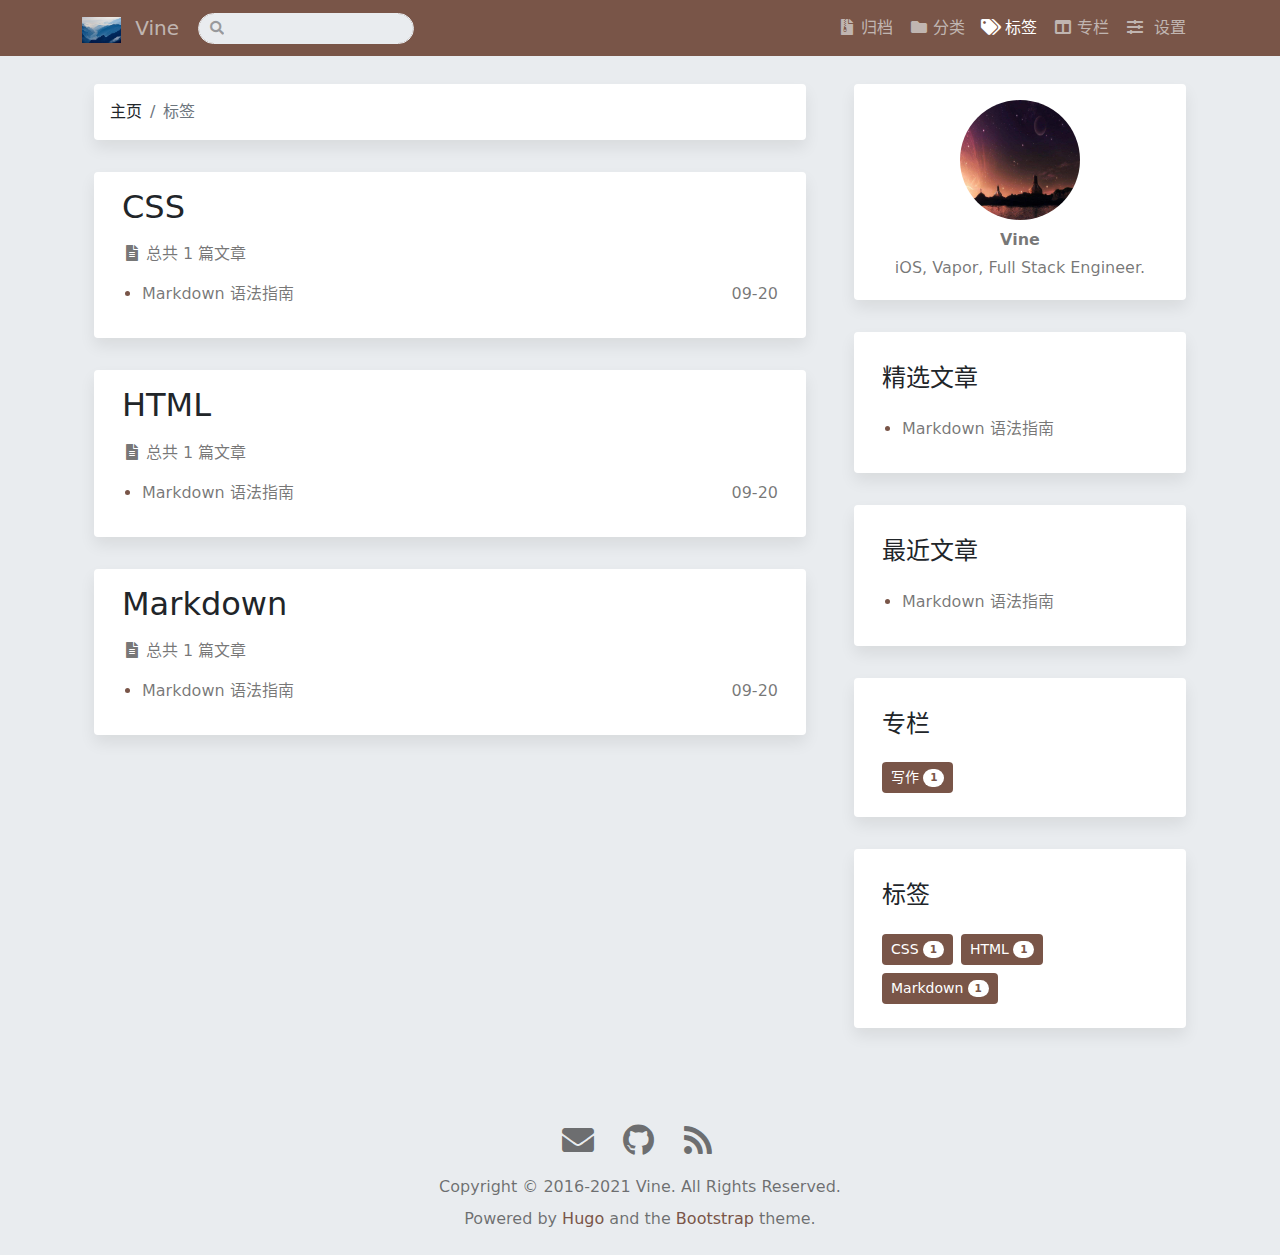
<file: tags/index.html>
<!doctype html><html lang=zh-cn><head><meta charset=utf-8><meta name=viewport content="width=device-width,initial-scale=1"><title>标签 - 休息的风</title><link rel=apple-touch-icon href=/images/favicons/apple-touch-icon.png sizes=180x180><link rel=icon href=/images/favicons/favicon-32x32.png sizes=32x32 type=image/png><link rel=icon href=/images/favicons/favicon-16x16.png sizes=16x16 type=image/png><link rel=manifest href=/images/favicons/manifest.json><link rel=icon href=/images/favicons/favicon.ico><meta name=keywords content="Hugo,Bootstrap,博客主题"><meta name=description content="一个极快、响应式和功能丰富的 Hugo 博客主题"><meta itemprop=name content="标签"><meta itemprop=description content="一个极快、响应式和功能丰富的 Hugo 博客主题"><meta property="og:title" content="标签"><meta property="og:description" content="一个极快、响应式和功能丰富的 Hugo 博客主题"><meta property="og:type" content="website"><meta property="og:url" content="/tags/"><meta name=twitter:card content="summary"><meta name=twitter:title content="标签"><meta name=twitter:description content="一个极快、响应式和功能丰富的 Hugo 博客主题"><link rel=alternate type=application/rss+xml href=/tags/index.xml title=休息的风><meta data-name=palette content="brown"><link rel=preload href=/css/bundle.min.4bd774e9f9e7eada4f66d03e1a16b9dbf04cef1756562b1f8c1a4f405aeed097.css integrity="sha256-S9d06fnn6tpPZtA+Gha52/BM7xdWVisfjBpPQFru0Jc=" crossorigin=anonymous as=style onload="this.rel='stylesheet'"><noscript><link rel=stylesheet href=/css/bundle.min.4bd774e9f9e7eada4f66d03e1a16b9dbf04cef1756562b1f8c1a4f405aeed097.css integrity="sha256-S9d06fnn6tpPZtA+Gha52/BM7xdWVisfjBpPQFru0Jc=" crossorigin=anonymous></noscript><script src=/js/bundle.min.2424c68327e09b751266797e010bd49d27a620c3c967a263f97d1c1d62848534.js integrity="sha256-JCTGgyfgm3USZnl+AQvUnSemIMPJZ6Jj+X0cHWKEhTQ=" crossorigin=anonymous></script></head><body><header><nav class="navbar navbar-expand-xl fixed-top"><div class=container><a class=navbar-brand href=/><img class=logo alt=Logo src=/images/logo.jpg width=136 height=91 loading=lazy>
Vine</a>
<button class=navbar-toggler type=button data-bs-toggle=collapse data-bs-target=#navbarSupportedContent aria-controls=navbarSupportedContent aria-expanded=false aria-label="Toggle navigation">
<span class=navbar-toggler-icon></span></button><div class="collapse navbar-collapse" id=navbarSupportedContent><ul class="navbar-nav me-1 mb-2 mb-lg-0"><form class="search-bar d-flex ms-1" action=/search><div class="input-group input-group-sm"><button class="btn btn-search disabled position-absolute left-0" type=submit aria-label=submit><i class="fas fa-fw fa-search"></i></button>
<input class="form-control rounded-pill" id=searchQuery name=q type=search aria-label=Search></div></form></ul><ul class="navbar-nav me-1 mb-2 mb-lg-0 me-1 ms-auto"><li class=nav-item><a class=nav-link href=/archives><i class="fas fa-fw fa-file-archive"></i>归档</a></li><li class=nav-item><a class=nav-link href=/categories><i class="fas fa-fw fa-folder"></i>分类</a></li><li class=nav-item><a class="nav-link active" href=/tags><i class="fas fa-fw fa-tags"></i>标签</a></li><li class=nav-item><a class=nav-link href=/series><i class="fas fa-fw fa-columns"></i>专栏</a></li><li class=nav-item><a class=nav-link data-bs-toggle=offcanvas href=#offcanvasSettings role=button aria-controls=offcanvasSettings><i class="fas fa-fw fa-sliders-h"></i> 设置</a></li><div class="offcanvas offcanvas-end surface h-100" tabindex=-1 id=offcanvasSettings aria-labelledby=offcanvasSettingsLabel><div class=offcanvas-header><h5 class=offcanvas-title w id=offcanvasSettingsLabel><i class="fas fa-fw fa-sliders-h"></i> 设置</h5><a role=button data-bs-dismiss=offcanvas aria-label=Close><span class="fas fa-2x fa-fw fa-times"></span></a></div><div class=offcanvas-body><section class=setting><form class=row><div class=col-auto><label><i class="fas fa-fw fa-adjust"></i> 模式</label></div><div class="col-auto ms-auto"><div class="form-check form-switch"><input class=form-check-input type=checkbox id=modeSwitcher></div></div></form></section><section class=setting><form class="font-size-switcher-form row"><div class=col-auto><label for=fontSize class=form-label><i class="fas fa-fw fa-font"></i> 字体大小</label></div><div class="col-auto ms-auto"><input type=range class=form-range min=-2 max=2 id=fontSize></div></form></section><section class="setting palettes"><form class=row><div class=col-auto><label><i class="fas fa-fw fa-palette"></i> 配色</label></div><div class="col-auto ms-auto"><span id=btnPalette class="btn btn-sm"><i class="fas fa-eye-dropper"></i></span></div></form><div class="container mt-2 visually-hidden" id=palettePicker><div class=btn-group><button type=button id=palette-blue title=蓝色 class="btn btn-sm palette bg-blue d-flex align-items-center justify-content-center">
</button><button type=button id=palette-blue-gray title=蓝灰色 class="btn btn-sm palette bg-blue-gray d-flex align-items-center justify-content-center">
</button><button type=button id=palette-brown title=棕色 class="btn btn-sm palette bg-brown d-flex align-items-center justify-content-center">
</button><button type=button id=palette-cyan title=青色 class="btn btn-sm palette bg-cyan d-flex align-items-center justify-content-center">
</button><button type=button id=palette-green title=绿色 class="btn btn-sm palette bg-green d-flex align-items-center justify-content-center">
</button><button type=button id=palette-indigo title=靛青色 class="btn btn-sm palette bg-indigo d-flex align-items-center justify-content-center">
</button><button type=button id=palette-orange title=橙色 class="btn btn-sm palette bg-orange d-flex align-items-center justify-content-center">
</button><button type=button id=palette-pink title=粉色 class="btn btn-sm palette bg-pink d-flex align-items-center justify-content-center">
</button><button type=button id=palette-purple title=紫色 class="btn btn-sm palette bg-purple d-flex align-items-center justify-content-center">
</button><button type=button id=palette-red title=红色 class="btn btn-sm palette bg-red d-flex align-items-center justify-content-center">
</button><button type=button id=palette-teal title=蓝绿色 class="btn btn-sm palette bg-teal d-flex align-items-center justify-content-center">
</button><button type=button id=palette-yellow title=黄色 class="btn btn-sm palette bg-yellow d-flex align-items-center justify-content-center"></button></button></div></div></section></div></div></ul></div></div></nav></header><main role=main class=container><div class="row content"><div class=col-lg-8><div class=container><nav class=row aria-label=breadcrumb><ol class="breadcrumb surface"><li class=breadcrumb-item><a href=/>主页</a></li><li class="breadcrumb-item active">标签</li></ol></nav><div class=taxonomys><div class="taxonomy row surface"><h2 class=taxonomy-title><a href=/tags/css/>CSS</a></h2><div class=taxonomy-meta><span class=taxonomy-post-count><i class="fas fa-fw fa-file-alt"></i>总共 1 篇文章</span></div><ul class=taxonomy-posts><li class=taxonomy-post><a href=/posts/markdown-syntax/>Markdown 语法指南</a>
<span class="float-end post-date">09-20</span></li></ul></div><div class="taxonomy row surface"><h2 class=taxonomy-title><a href=/tags/html/>HTML</a></h2><div class=taxonomy-meta><span class=taxonomy-post-count><i class="fas fa-fw fa-file-alt"></i>总共 1 篇文章</span></div><ul class=taxonomy-posts><li class=taxonomy-post><a href=/posts/markdown-syntax/>Markdown 语法指南</a>
<span class="float-end post-date">09-20</span></li></ul></div><div class="taxonomy row surface"><h2 class=taxonomy-title><a href=/tags/markdown/>Markdown</a></h2><div class=taxonomy-meta><span class=taxonomy-post-count><i class="fas fa-fw fa-file-alt"></i>总共 1 篇文章</span></div><ul class=taxonomy-posts><li class=taxonomy-post><a href=/posts/markdown-syntax/>Markdown 语法指南</a>
<span class="float-end post-date">09-20</span></li></ul></div></div><div class="row table-responsive mb-3"></div></div></div><aside class="col-lg-4 sidebar d-flex"><div class=container><section class="profile surface row text-center"><div class="col-12 d-flex align-items-center justify-content-center"><img class="profile-avatar rounded-circle" alt=Vine src=/images/profile.jpeg width=800 height=800 loading=lazy></div><div class="col-12 profile-meta"><div class=profile-name>Vine</div><div class=profile-bio>iOS, Vapor, Full Stack Engineer.</div></div></section><section class="featured-posts row surface"><h4>精选文章</h4><ul><li><a href=/posts/markdown-syntax/>Markdown 语法指南</a></li></ul></section><section class="recent-posts row surface"><h4>最近文章</h4><ul><li><a href=/posts/markdown-syntax/>Markdown 语法指南</a></li></ul></section><section class="taxonomy-series row surface"><h4><a href=/series>专栏</a></h4><div><a href=/series/%E5%86%99%E4%BD%9C/ class="post-taxonomy rounded btn btn-sm me-2 mb-2" title=写作>写作 <span class="badge rounded-pill">1</span></a></div></section><section class="taxonomy-tags row surface"><h4><a href=/tags>标签</a></h4><div><a href=/tags/css/ class="post-taxonomy rounded btn btn-sm me-2 mb-2" title=CSS>CSS <span class="badge rounded-pill">1</span>
</a><a href=/tags/html/ class="post-taxonomy rounded btn btn-sm me-2 mb-2" title=HTML>HTML <span class="badge rounded-pill">1</span>
</a><a href=/tags/markdown/ class="post-taxonomy rounded btn btn-sm me-2 mb-2" title=Markdown>Markdown <span class="badge rounded-pill">1</span></a></div></section></div></aside></div></main><footer class="footer mt-auto py-3 text-center container"><nav class="social-links nav my-2 justify-content-center"><a class="nav-link social-link" href=mailto:vinefear@gmai.com title=Email><i class="fas fa-fw fa-2x fa-envelope"></i>
</a><a class="nav-link social-link" target=_blank href=https://github.com/VineFiner title=GitHub rel="noopener noreferrer"><i class="fa-fw fa-2x fab fa-github"></i>
</a><a class="nav-link social-link" target=_blank href=/tags/index.xml title=RSS rel="noopener noreferrer"><i class="fas fa-fw fa-2x fa-rss"></i></a></nav><div class="copyright mb-2">Copyright © 2016-2021 Vine. All Rights Reserved.</div><div class="powered-by mb-2">Powered by <a href=https://gohugo.io target=_blank rel="noopener noreferrer">Hugo</a> and the <a href=https://github.com/razonyang/hugo-theme-bootstrap target=_blank rel="noopener noreferrer">Bootstrap</a> theme.</div></footer><a id=btnScrollToTop class=btn-scroll-to-top><i class="fas fa-fw fa-chevron-circle-up fa-2x"></i></a></body></html>
</file>
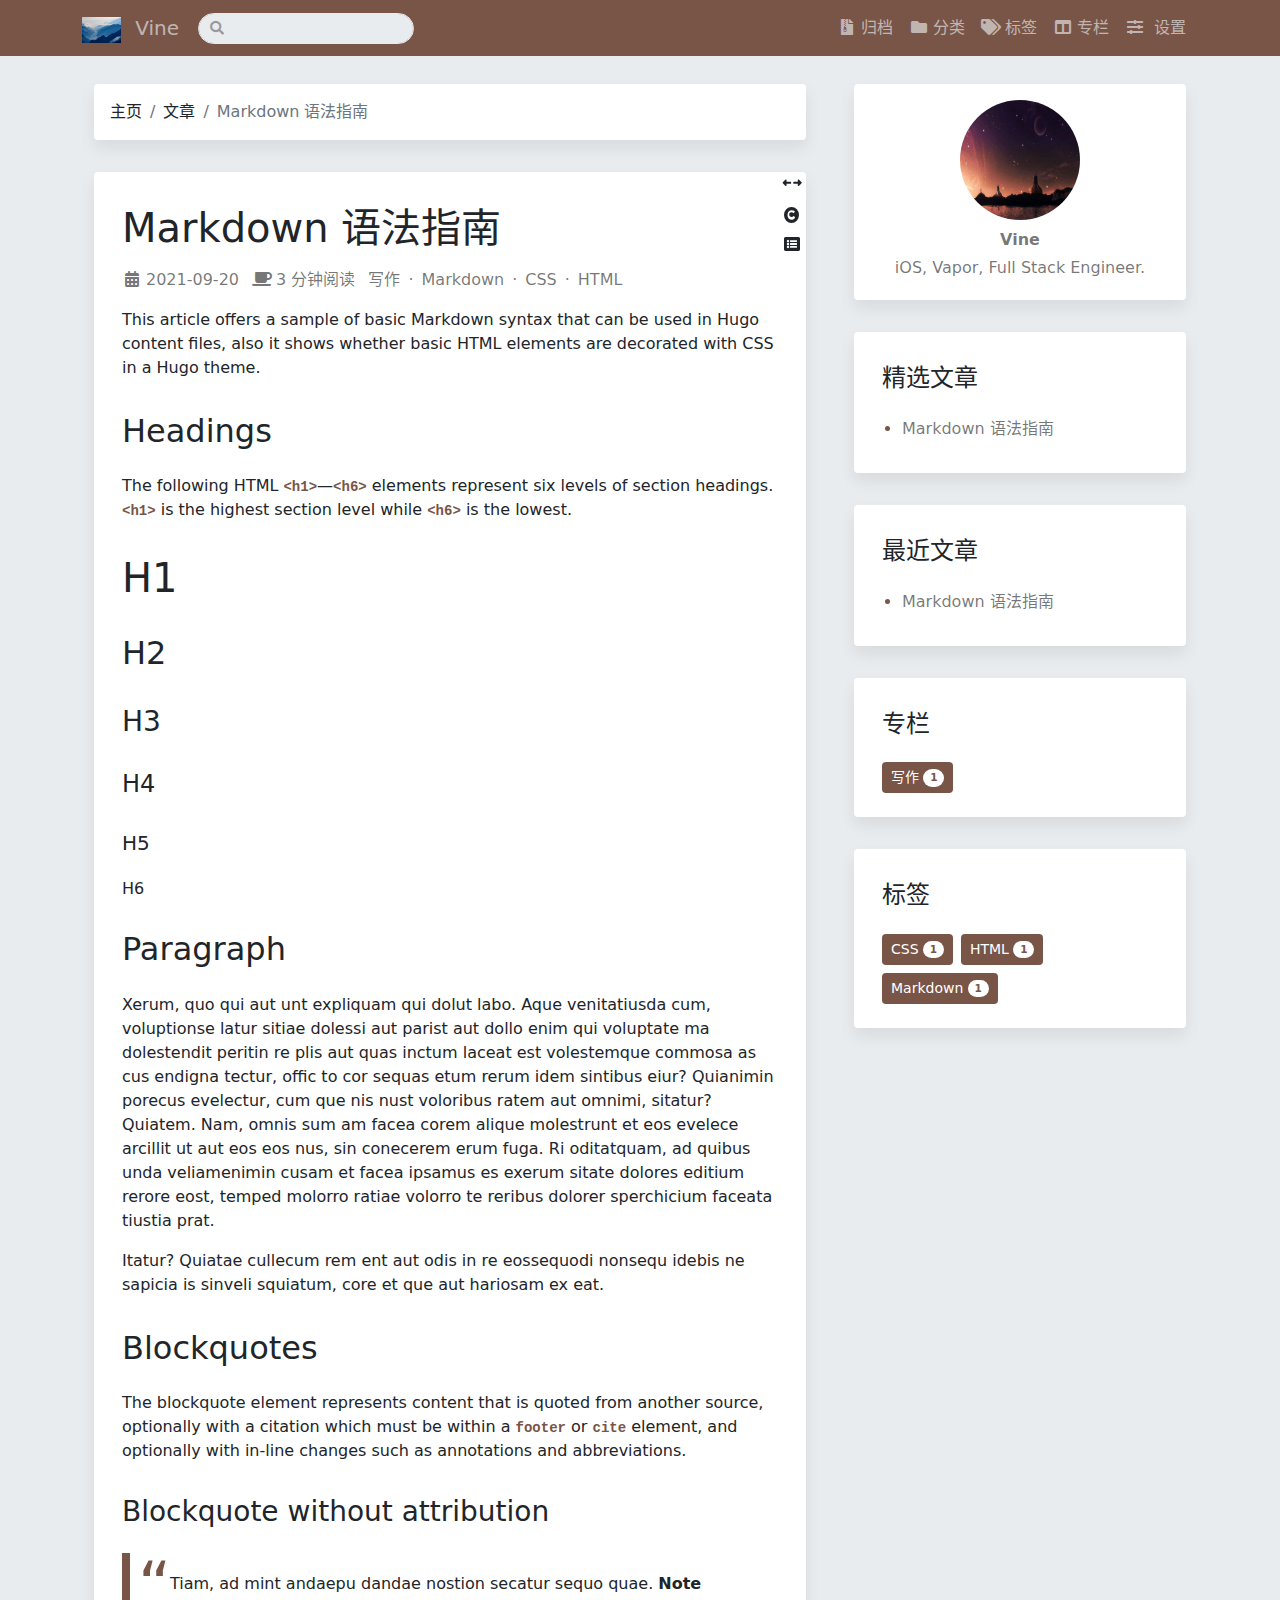
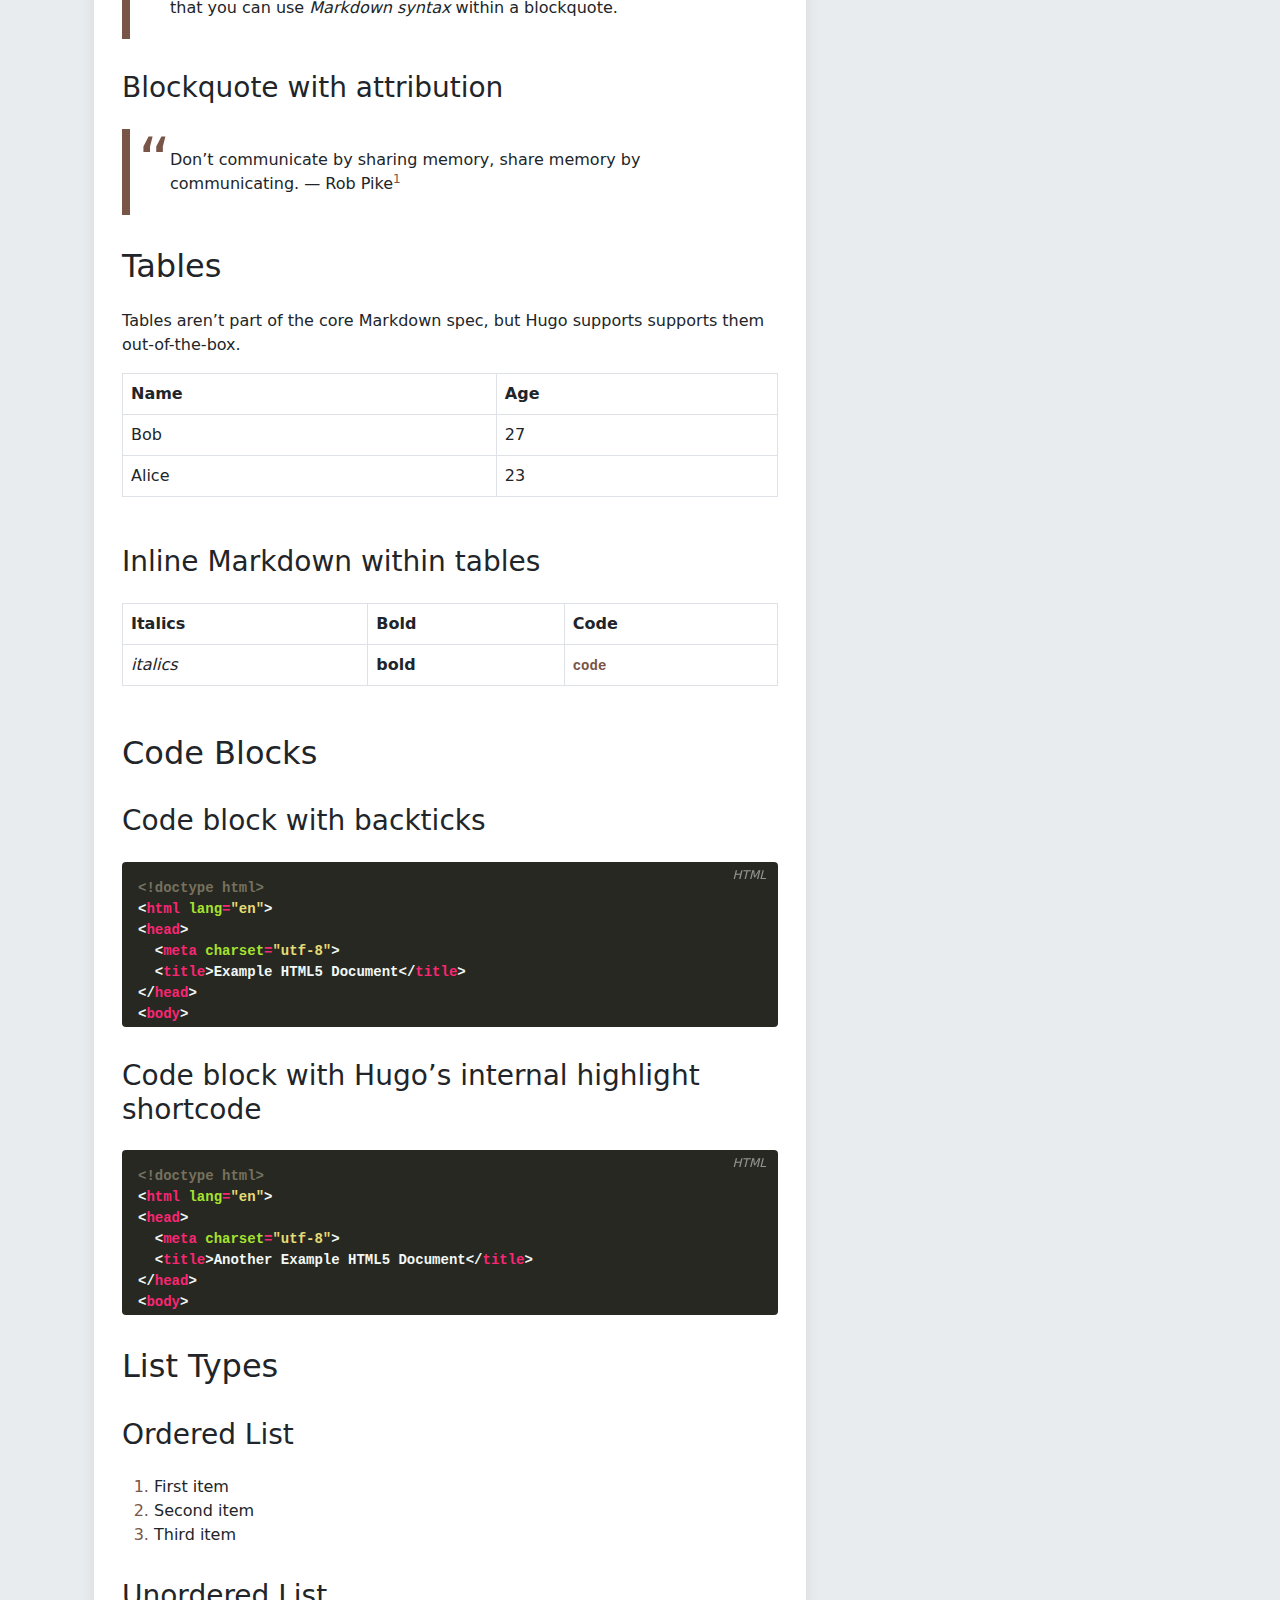
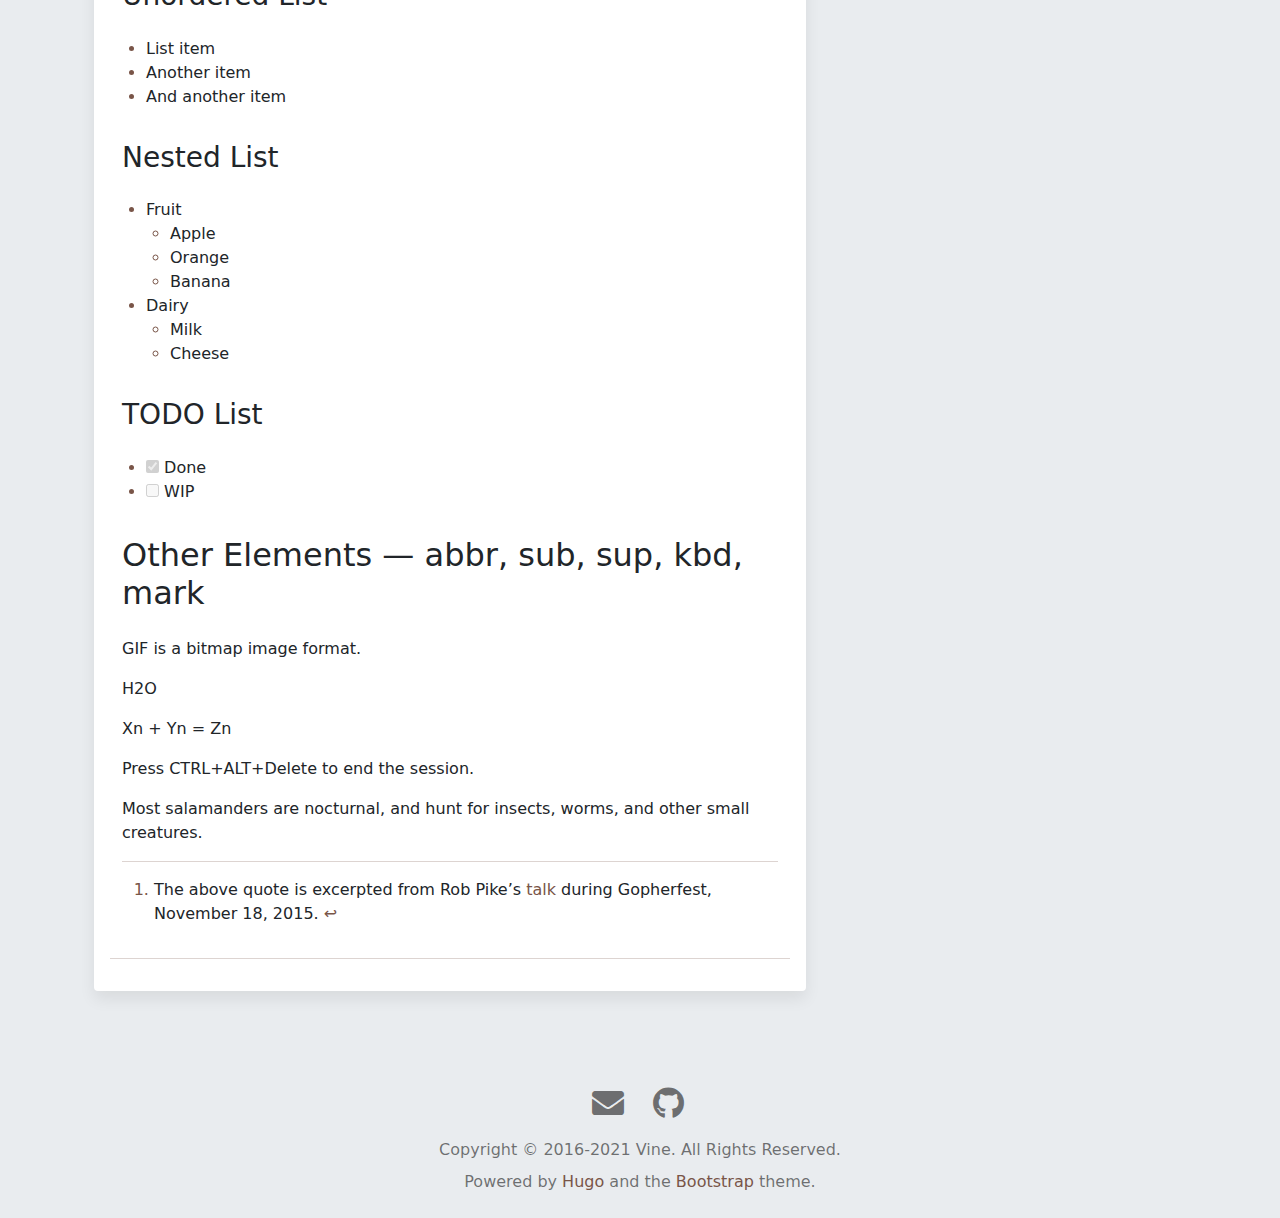
<file: posts/markdown-syntax/index.html>
<!doctype html><html lang=zh-cn><head><meta charset=utf-8><meta name=viewport content="width=device-width,initial-scale=1"><title>Markdown 语法指南 - 休息的风</title><link rel=apple-touch-icon href=/images/favicons/apple-touch-icon.png sizes=180x180><link rel=icon href=/images/favicons/favicon-32x32.png sizes=32x32 type=image/png><link rel=icon href=/images/favicons/favicon-16x16.png sizes=16x16 type=image/png><link rel=manifest href=/images/favicons/manifest.json><link rel=icon href=/images/favicons/favicon.ico><meta name=keywords content><meta name=description content="示例文章展示了HTML元素的基本Markdown语法和格式"><meta itemprop=name content="Markdown 语法指南"><meta itemprop=description content="示例文章展示了HTML元素的基本Markdown语法和格式"><meta itemprop=datePublished content="2021-09-20T20:02:15+08:00"><meta itemprop=dateModified content="2021-09-20T20:02:15+08:00"><meta itemprop=wordCount content="429"><meta itemprop=image content="/images/markdown.png"><meta itemprop=keywords content="Markdown,CSS,HTML,"><meta property="og:title" content="Markdown 语法指南"><meta property="og:description" content="示例文章展示了HTML元素的基本Markdown语法和格式"><meta property="og:type" content="article"><meta property="og:url" content="/posts/markdown-syntax/"><meta property="og:image" content="/images/markdown.png"><meta property="article:section" content="posts"><meta property="article:published_time" content="2021-09-20T20:02:15+08:00"><meta property="article:modified_time" content="2021-09-20T20:02:15+08:00"><meta name=twitter:card content="summary_large_image"><meta name=twitter:image content="/images/markdown.png"><meta name=twitter:title content="Markdown 语法指南"><meta name=twitter:description content="示例文章展示了HTML元素的基本Markdown语法和格式"><meta data-name=palette content="brown"><link rel=preload href=/css/bundle.min.4bd774e9f9e7eada4f66d03e1a16b9dbf04cef1756562b1f8c1a4f405aeed097.css integrity="sha256-S9d06fnn6tpPZtA+Gha52/BM7xdWVisfjBpPQFru0Jc=" crossorigin=anonymous as=style onload="this.rel='stylesheet'"><noscript><link rel=stylesheet href=/css/bundle.min.4bd774e9f9e7eada4f66d03e1a16b9dbf04cef1756562b1f8c1a4f405aeed097.css integrity="sha256-S9d06fnn6tpPZtA+Gha52/BM7xdWVisfjBpPQFru0Jc=" crossorigin=anonymous></noscript><script src=/js/bundle.min.2424c68327e09b751266797e010bd49d27a620c3c967a263f97d1c1d62848534.js integrity="sha256-JCTGgyfgm3USZnl+AQvUnSemIMPJZ6Jj+X0cHWKEhTQ=" crossorigin=anonymous></script></head><body><header><nav class="navbar navbar-expand-xl fixed-top"><div class=container><a class=navbar-brand href=/><img class=logo alt=Logo src=/images/logo.jpg width=136 height=91 loading=lazy>
Vine</a>
<button class=navbar-toggler type=button data-bs-toggle=collapse data-bs-target=#navbarSupportedContent aria-controls=navbarSupportedContent aria-expanded=false aria-label="Toggle navigation">
<span class=navbar-toggler-icon></span></button><div class="collapse navbar-collapse" id=navbarSupportedContent><ul class="navbar-nav me-1 mb-2 mb-lg-0"><form class="search-bar d-flex ms-1" action=/search><div class="input-group input-group-sm"><button class="btn btn-search disabled position-absolute left-0" type=submit aria-label=submit><i class="fas fa-fw fa-search"></i></button>
<input class="form-control rounded-pill" id=searchQuery name=q type=search aria-label=Search></div></form></ul><ul class="navbar-nav me-1 mb-2 mb-lg-0 me-1 ms-auto"><li class=nav-item><a class=nav-link href=/archives><i class="fas fa-fw fa-file-archive"></i>归档</a></li><li class=nav-item><a class=nav-link href=/categories><i class="fas fa-fw fa-folder"></i>分类</a></li><li class=nav-item><a class=nav-link href=/tags><i class="fas fa-fw fa-tags"></i>标签</a></li><li class=nav-item><a class=nav-link href=/series><i class="fas fa-fw fa-columns"></i>专栏</a></li><li class=nav-item><a class=nav-link data-bs-toggle=offcanvas href=#offcanvasSettings role=button aria-controls=offcanvasSettings><i class="fas fa-fw fa-sliders-h"></i> 设置</a></li><div class="offcanvas offcanvas-end surface h-100" tabindex=-1 id=offcanvasSettings aria-labelledby=offcanvasSettingsLabel><div class=offcanvas-header><h5 class=offcanvas-title w id=offcanvasSettingsLabel><i class="fas fa-fw fa-sliders-h"></i> 设置</h5><a role=button data-bs-dismiss=offcanvas aria-label=Close><span class="fas fa-2x fa-fw fa-times"></span></a></div><div class=offcanvas-body><section class=setting><form class=row><div class=col-auto><label><i class="fas fa-fw fa-adjust"></i> 模式</label></div><div class="col-auto ms-auto"><div class="form-check form-switch"><input class=form-check-input type=checkbox id=modeSwitcher></div></div></form></section><section class=setting><form class="font-size-switcher-form row"><div class=col-auto><label for=fontSize class=form-label><i class="fas fa-fw fa-font"></i> 字体大小</label></div><div class="col-auto ms-auto"><input type=range class=form-range min=-2 max=2 id=fontSize></div></form></section><section class="setting palettes"><form class=row><div class=col-auto><label><i class="fas fa-fw fa-palette"></i> 配色</label></div><div class="col-auto ms-auto"><span id=btnPalette class="btn btn-sm"><i class="fas fa-eye-dropper"></i></span></div></form><div class="container mt-2 visually-hidden" id=palettePicker><div class=btn-group><button type=button id=palette-blue title=蓝色 class="btn btn-sm palette bg-blue d-flex align-items-center justify-content-center">
</button><button type=button id=palette-blue-gray title=蓝灰色 class="btn btn-sm palette bg-blue-gray d-flex align-items-center justify-content-center">
</button><button type=button id=palette-brown title=棕色 class="btn btn-sm palette bg-brown d-flex align-items-center justify-content-center">
</button><button type=button id=palette-cyan title=青色 class="btn btn-sm palette bg-cyan d-flex align-items-center justify-content-center">
</button><button type=button id=palette-green title=绿色 class="btn btn-sm palette bg-green d-flex align-items-center justify-content-center">
</button><button type=button id=palette-indigo title=靛青色 class="btn btn-sm palette bg-indigo d-flex align-items-center justify-content-center">
</button><button type=button id=palette-orange title=橙色 class="btn btn-sm palette bg-orange d-flex align-items-center justify-content-center">
</button><button type=button id=palette-pink title=粉色 class="btn btn-sm palette bg-pink d-flex align-items-center justify-content-center">
</button><button type=button id=palette-purple title=紫色 class="btn btn-sm palette bg-purple d-flex align-items-center justify-content-center">
</button><button type=button id=palette-red title=红色 class="btn btn-sm palette bg-red d-flex align-items-center justify-content-center">
</button><button type=button id=palette-teal title=蓝绿色 class="btn btn-sm palette bg-teal d-flex align-items-center justify-content-center">
</button><button type=button id=palette-yellow title=黄色 class="btn btn-sm palette bg-yellow d-flex align-items-center justify-content-center"></button></button></div></div></section></div></div></ul></div></div></nav></header><main role=main class=container><div class="row content"><div class=col-lg-8><div class=container><nav class=row aria-label=breadcrumb><ol class="breadcrumb surface"><li class=breadcrumb-item><a href=/>主页</a></li><li class=breadcrumb-item><a href=/posts/>文章</a></li><li class="breadcrumb-item active">Markdown 语法指南</li></ol></nav><article class="post row surface"><div class=post-panel-wrapper><div class="post-panel d-flex flex-column"><a id=sidebarToggler class="action d-none d-lg-block" role=button><i class="fas fa-fw fa-expand-alt fa-rotate-45"></i></a>
<a class=action data-bs-container=body data-bs-toggle=popover data-bs-html=true data-bs-placement=bottom data-bs-trigger=focus tabindex=0 data-bs-content='<a target="_blank" rel="license noopener noreferrer" href="https://creativecommons.org/licenses/by-nc-nd/4.0/deed.zh">CC BY-NC-ND 4.0 <i class="fab fa-fw fa-creative-commons"></i><i class="fab fa-fw fa-creative-commons-by"></i><i class="fab fa-fw fa-creative-commons-nc"></i><i class="fab fa-fw fa-creative-commons-nd"></i></a>
'><i class="fas fa-fw fa-copyright"></i></a>
<a id=btnTOC class="fas fa-fw fa-list-alt" data-bs-toggle=offcanvas href=#offcanvasTOC aria-controls=offcanvasTOC role=button></a></div></div><h1 class="post-title my-3">Markdown 语法指南</h1><div class="post-meta mb-3"><span class="post-date me-2"><i class="fas fa-fw fa-calendar-alt"></i>2021-09-20
</span><span class="post-reading-time me-2"><i class="fas fa-fw fa-coffee"></i>3 分钟阅读
</span><span class=post-taxonomies><a href=/series/%E5%86%99%E4%BD%9C/ class=post-taxonomy>写作</a><a href=/tags/markdown/ class=post-taxonomy>Markdown</a><a href=/tags/css/ class=post-taxonomy>CSS</a><a href=/tags/html/ class=post-taxonomy>HTML</a></span></div><div class="offcanvas offcanvas-end surface" tabindex=-1 id=offcanvasTOC aria-labelledby=offcanvasTOCLabel><div class=offcanvas-header><h5 class=offcanvas-title id=offcanvasTOCLabel>目录</h5><a role=button data-bs-dismiss=offcanvas aria-label=Close><span class="fas fa-2x fa-fw fa-times"></span></a></div><div class=offcanvas-body><nav id=TableOfContents><ul><li><a href=#headings>Headings</a></li></ul><ul><li><a href=#h2>H2</a><ul><li><a href=#h3>H3</a></li></ul></li><li><a href=#paragraph>Paragraph</a></li><li><a href=#blockquotes>Blockquotes</a><ul><li><a href=#blockquote-without-attribution>Blockquote without attribution</a></li><li><a href=#blockquote-with-attribution>Blockquote with attribution</a></li></ul></li><li><a href=#tables>Tables</a><ul><li><a href=#inline-markdown-within-tables>Inline Markdown within tables</a></li></ul></li><li><a href=#code-blocks>Code Blocks</a><ul><li><a href=#code-block-with-backticks>Code block with backticks</a></li><li><a href=#code-block-with-hugos-internal-highlight-shortcode>Code block with Hugo&rsquo;s internal highlight shortcode</a></li></ul></li><li><a href=#list-types>List Types</a><ul><li><a href=#ordered-list>Ordered List</a></li><li><a href=#unordered-list>Unordered List</a></li><li><a href=#nested-list>Nested List</a></li><li><a href=#todo-list>TODO List</a></li></ul></li><li><a href=#other-elements--abbr-sub-sup-kbd-mark>Other Elements — abbr, sub, sup, kbd, mark</a></li></ul></nav></div></div><div class="post-content mb-3"><p>This article offers a sample of basic Markdown syntax that can be used in Hugo content files, also it shows whether basic HTML elements are decorated with CSS in a Hugo theme.</p><h2 id=headings>Headings</h2><p>The following HTML <code>&lt;h1></code>—<code>&lt;h6></code> elements represent six levels of section headings. <code>&lt;h1></code> is the highest section level while <code>&lt;h6></code> is the lowest.</p><h1 id=h1>H1</h1><h2 id=h2>H2</h2><h3 id=h3>H3</h3><h4 id=h4>H4</h4><h5 id=h5>H5</h5><h6 id=h6>H6</h6><h2 id=paragraph>Paragraph</h2><p>Xerum, quo qui aut unt expliquam qui dolut labo. Aque venitatiusda cum, voluptionse latur sitiae dolessi aut parist aut dollo enim qui voluptate ma dolestendit peritin re plis aut quas inctum laceat est volestemque commosa as cus endigna tectur, offic to cor sequas etum rerum idem sintibus eiur? Quianimin porecus evelectur, cum que nis nust voloribus ratem aut omnimi, sitatur? Quiatem. Nam, omnis sum am facea corem alique molestrunt et eos evelece arcillit ut aut eos eos nus, sin conecerem erum fuga. Ri oditatquam, ad quibus unda veliamenimin cusam et facea ipsamus es exerum sitate dolores editium rerore eost, temped molorro ratiae volorro te reribus dolorer sperchicium faceata tiustia prat.</p><p>Itatur? Quiatae cullecum rem ent aut odis in re eossequodi nonsequ idebis ne sapicia is sinveli squiatum, core et que aut hariosam ex eat.</p><h2 id=blockquotes>Blockquotes</h2><p>The blockquote element represents content that is quoted from another source, optionally with a citation which must be within a <code>footer</code> or <code>cite</code> element, and optionally with in-line changes such as annotations and abbreviations.</p><h3 id=blockquote-without-attribution>Blockquote without attribution</h3><blockquote><p>Tiam, ad mint andaepu dandae nostion secatur sequo quae.
<strong>Note</strong> that you can use <em>Markdown syntax</em> within a blockquote.</p></blockquote><h3 id=blockquote-with-attribution>Blockquote with attribution</h3><blockquote><p>Don&rsquo;t communicate by sharing memory, share memory by communicating.
— Rob Pike<sup id=fnref:1><a href=#fn:1 class=footnote-ref role=doc-noteref>1</a></sup></p></blockquote><h2 id=tables>Tables</h2><p>Tables aren&rsquo;t part of the core Markdown spec, but Hugo supports supports them out-of-the-box.</p><table><thead><tr><th>Name</th><th>Age</th></tr></thead><tbody><tr><td>Bob</td><td>27</td></tr><tr><td>Alice</td><td>23</td></tr></tbody></table><h3 id=inline-markdown-within-tables>Inline Markdown within tables</h3><table><thead><tr><th>Italics</th><th>Bold</th><th>Code</th></tr></thead><tbody><tr><td><em>italics</em></td><td><strong>bold</strong></td><td><code>code</code></td></tr></tbody></table><h2 id=code-blocks>Code Blocks</h2><h3 id=code-block-with-backticks>Code block with backticks</h3><div class=highlight><pre class=chroma><code class=language-html data-lang=html><span class=ln> 1</span><span class=cp>&lt;!doctype html&gt;</span>
<span class=ln> 2</span><span class=p>&lt;</span><span class=nt>html</span> <span class=na>lang</span><span class=o>=</span><span class=s>&#34;en&#34;</span><span class=p>&gt;</span>
<span class=ln> 3</span><span class=p>&lt;</span><span class=nt>head</span><span class=p>&gt;</span>
<span class=ln> 4</span>  <span class=p>&lt;</span><span class=nt>meta</span> <span class=na>charset</span><span class=o>=</span><span class=s>&#34;utf-8&#34;</span><span class=p>&gt;</span>
<span class=ln> 5</span>  <span class=p>&lt;</span><span class=nt>title</span><span class=p>&gt;</span>Example HTML5 Document<span class=p>&lt;/</span><span class=nt>title</span><span class=p>&gt;</span>
<span class=ln> 6</span><span class=p>&lt;/</span><span class=nt>head</span><span class=p>&gt;</span>
<span class=ln> 7</span><span class=p>&lt;</span><span class=nt>body</span><span class=p>&gt;</span>
<span class=ln> 8</span>  <span class=p>&lt;</span><span class=nt>p</span><span class=p>&gt;</span>Test<span class=p>&lt;/</span><span class=nt>p</span><span class=p>&gt;</span>
<span class=ln> 9</span><span class=p>&lt;/</span><span class=nt>body</span><span class=p>&gt;</span>
<span class=ln>10</span><span class=p>&lt;/</span><span class=nt>html</span><span class=p>&gt;</span>
</code></pre></div><h3 id=code-block-with-hugos-internal-highlight-shortcode>Code block with Hugo&rsquo;s internal highlight shortcode</h3><div class=highlight><pre class=chroma><code class=language-html data-lang=html><span class=ln> 1</span><span class=cp>&lt;!doctype html&gt;</span>
<span class=ln> 2</span><span class=p>&lt;</span><span class=nt>html</span> <span class=na>lang</span><span class=o>=</span><span class=s>&#34;en&#34;</span><span class=p>&gt;</span>
<span class=ln> 3</span><span class=p>&lt;</span><span class=nt>head</span><span class=p>&gt;</span>
<span class=ln> 4</span>  <span class=p>&lt;</span><span class=nt>meta</span> <span class=na>charset</span><span class=o>=</span><span class=s>&#34;utf-8&#34;</span><span class=p>&gt;</span>
<span class=ln> 5</span>  <span class=p>&lt;</span><span class=nt>title</span><span class=p>&gt;</span>Another Example HTML5 Document<span class=p>&lt;/</span><span class=nt>title</span><span class=p>&gt;</span>
<span class=ln> 6</span><span class=p>&lt;/</span><span class=nt>head</span><span class=p>&gt;</span>
<span class=ln> 7</span><span class=p>&lt;</span><span class=nt>body</span><span class=p>&gt;</span>
<span class=ln> 8</span>  <span class=p>&lt;</span><span class=nt>p</span><span class=p>&gt;</span>A looooooooooooooooooooooooooooooooooooooooooooooooooooooooooooooooooooooooooooooooooooooooooooooooooooooooooooooooooooooooooooooooooooooooong text<span class=p>&lt;/</span><span class=nt>p</span><span class=p>&gt;</span>
<span class=ln> 9</span><span class=p>&lt;/</span><span class=nt>body</span><span class=p>&gt;</span>
<span class=ln>10</span><span class=p>&lt;/</span><span class=nt>html</span><span class=p>&gt;</span></code></pre></div><h2 id=list-types>List Types</h2><h3 id=ordered-list>Ordered List</h3><ol><li>First item</li><li>Second item</li><li>Third item</li></ol><h3 id=unordered-list>Unordered List</h3><ul><li>List item</li><li>Another item</li><li>And another item</li></ul><h3 id=nested-list>Nested List</h3><ul><li>Fruit<ul><li>Apple</li><li>Orange</li><li>Banana</li></ul></li><li>Dairy<ul><li>Milk</li><li>Cheese</li></ul></li></ul><h3 id=todo-list>TODO List</h3><ul><li><input checked disabled type=checkbox> Done</li><li><input disabled type=checkbox> WIP</li></ul><h2 id=other-elements--abbr-sub-sup-kbd-mark>Other Elements — abbr, sub, sup, kbd, mark</h2><p>GIF is a bitmap image format.</p><p>H2O</p><p>Xn + Yn = Zn</p><p>Press CTRL+ALT+Delete to end the session.</p><p>Most salamanders are nocturnal, and hunt for insects, worms, and other small creatures.</p><section class=footnotes role=doc-endnotes><hr><ol><li id=fn:1 role=doc-endnote><p>The above quote is excerpted from Rob Pike&rsquo;s <a href="https://www.youtube.com/watch?v=PAAkCSZUG1c" target=_blank rel="noopener noreferrer">talk</a>
during Gopherfest, November 18, 2015.&#160;<a href=#fnref:1 class=footnote-backref role=doc-backlink>&#8617;&#xfe0e;</a></p></li></ol></section></div><hr></article></div></div><aside class="col-lg-4 sidebar d-flex"><div class=container><section class="profile surface row text-center"><div class="col-12 d-flex align-items-center justify-content-center"><img class="profile-avatar rounded-circle" alt=Vine src=/images/profile.jpeg width=800 height=800 loading=lazy></div><div class="col-12 profile-meta"><div class=profile-name>Vine</div><div class=profile-bio>iOS, Vapor, Full Stack Engineer.</div></div></section><section class="featured-posts row surface"><h4>精选文章</h4><ul><li><a href=/posts/markdown-syntax/>Markdown 语法指南</a></li></ul></section><section class="recent-posts row surface"><h4>最近文章</h4><ul><li><a href=/posts/markdown-syntax/>Markdown 语法指南</a></li></ul></section><section class="taxonomy-series row surface"><h4><a href=/series>专栏</a></h4><div><a href=/series/%E5%86%99%E4%BD%9C/ class="post-taxonomy rounded btn btn-sm me-2 mb-2" title=写作>写作 <span class="badge rounded-pill">1</span></a></div></section><section class="taxonomy-tags row surface"><h4><a href=/tags>标签</a></h4><div><a href=/tags/css/ class="post-taxonomy rounded btn btn-sm me-2 mb-2" title=CSS>CSS <span class="badge rounded-pill">1</span>
</a><a href=/tags/html/ class="post-taxonomy rounded btn btn-sm me-2 mb-2" title=HTML>HTML <span class="badge rounded-pill">1</span>
</a><a href=/tags/markdown/ class="post-taxonomy rounded btn btn-sm me-2 mb-2" title=Markdown>Markdown <span class="badge rounded-pill">1</span></a></div></section></div></aside></div></main><footer class="footer mt-auto py-3 text-center container"><nav class="social-links nav my-2 justify-content-center"><a class="nav-link social-link" href=mailto:vinefear@gmai.com title=Email><i class="fas fa-fw fa-2x fa-envelope"></i>
</a><a class="nav-link social-link" target=_blank href=https://github.com/VineFiner title=GitHub rel="noopener noreferrer"><i class="fa-fw fa-2x fab fa-github"></i></a></nav><div class="copyright mb-2">Copyright © 2016-2021 Vine. All Rights Reserved.</div><div class="powered-by mb-2">Powered by <a href=https://gohugo.io target=_blank rel="noopener noreferrer">Hugo</a> and the <a href=https://github.com/razonyang/hugo-theme-bootstrap target=_blank rel="noopener noreferrer">Bootstrap</a> theme.</div></footer><a id=btnScrollToTop class=btn-scroll-to-top><i class="fas fa-fw fa-chevron-circle-up fa-2x"></i></a></body></html>
</file>
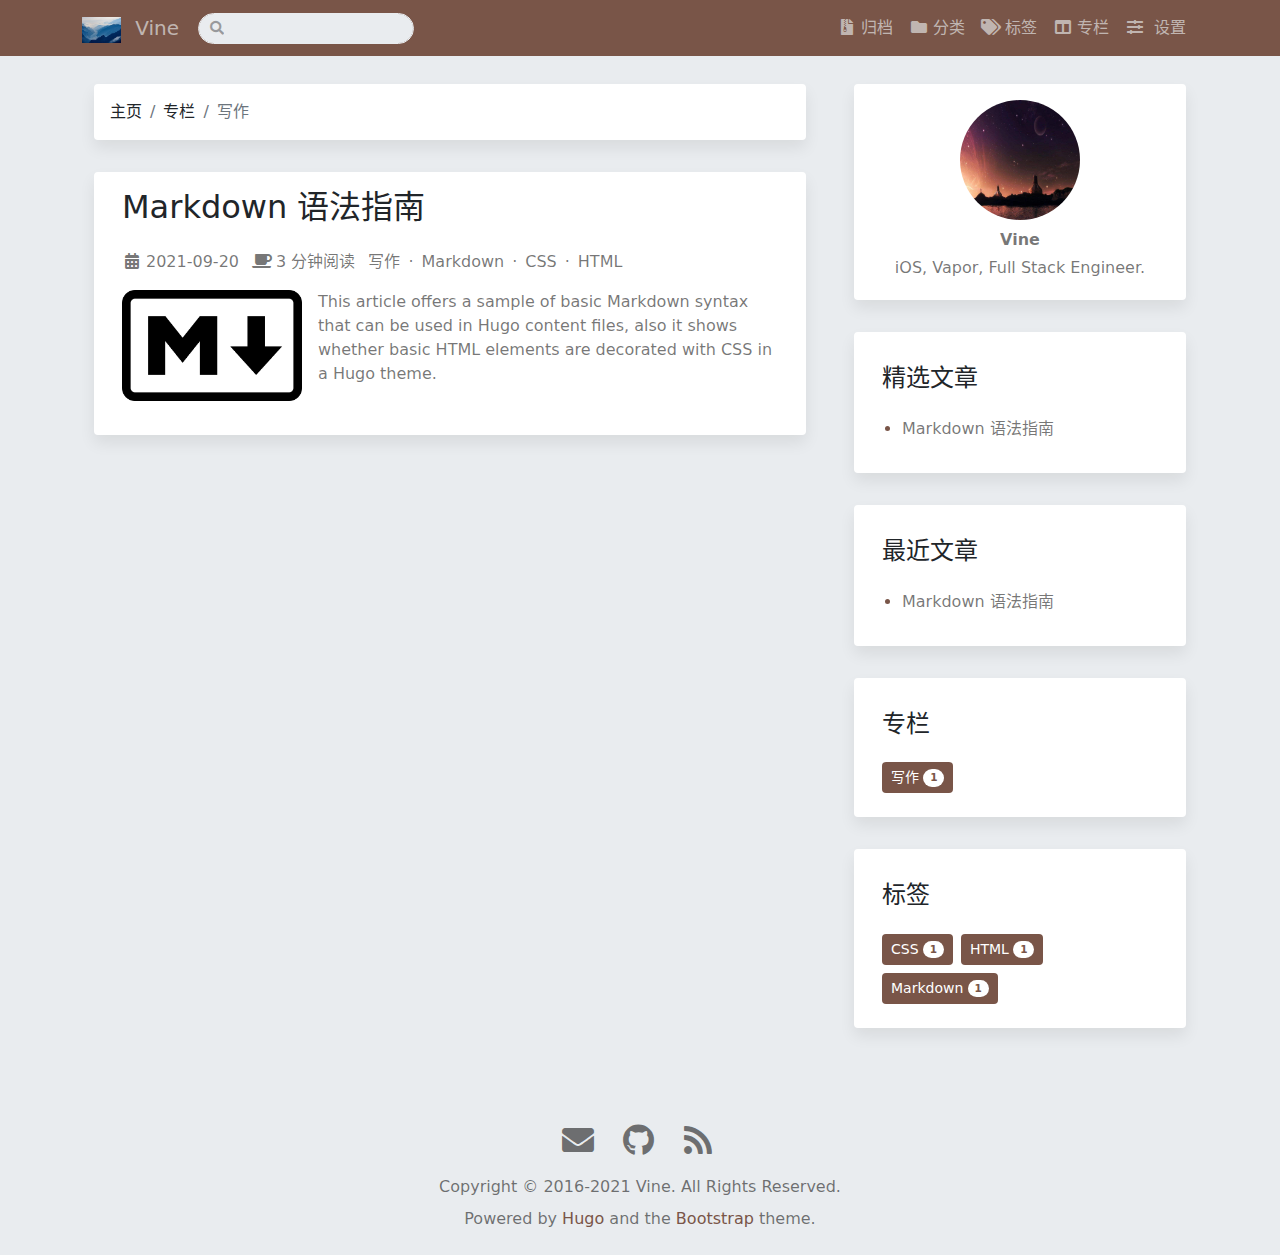
<file: series/写作/index.html>
<!doctype html><html lang=zh-cn><head><meta charset=utf-8><meta name=viewport content="width=device-width,initial-scale=1"><title>写作 - 专栏 - 休息的风</title><link rel=apple-touch-icon href=/images/favicons/apple-touch-icon.png sizes=180x180><link rel=icon href=/images/favicons/favicon-32x32.png sizes=32x32 type=image/png><link rel=icon href=/images/favicons/favicon-16x16.png sizes=16x16 type=image/png><link rel=manifest href=/images/favicons/manifest.json><link rel=icon href=/images/favicons/favicon.ico><meta name=keywords content="Hugo,Bootstrap,博客主题"><meta name=description content="一个极快、响应式和功能丰富的 Hugo 博客主题"><meta itemprop=name content="写作"><meta itemprop=description content="一个极快、响应式和功能丰富的 Hugo 博客主题"><meta property="og:title" content="写作"><meta property="og:description" content="一个极快、响应式和功能丰富的 Hugo 博客主题"><meta property="og:type" content="website"><meta property="og:url" content="/series/%E5%86%99%E4%BD%9C/"><meta name=twitter:card content="summary"><meta name=twitter:title content="写作"><meta name=twitter:description content="一个极快、响应式和功能丰富的 Hugo 博客主题"><link rel=alternate type=application/rss+xml href=/series/%E5%86%99%E4%BD%9C/index.xml title=休息的风><meta data-name=palette content="brown"><link rel=preload href=/css/bundle.min.4bd774e9f9e7eada4f66d03e1a16b9dbf04cef1756562b1f8c1a4f405aeed097.css integrity="sha256-S9d06fnn6tpPZtA+Gha52/BM7xdWVisfjBpPQFru0Jc=" crossorigin=anonymous as=style onload="this.rel='stylesheet'"><noscript><link rel=stylesheet href=/css/bundle.min.4bd774e9f9e7eada4f66d03e1a16b9dbf04cef1756562b1f8c1a4f405aeed097.css integrity="sha256-S9d06fnn6tpPZtA+Gha52/BM7xdWVisfjBpPQFru0Jc=" crossorigin=anonymous></noscript><script src=/js/bundle.min.2424c68327e09b751266797e010bd49d27a620c3c967a263f97d1c1d62848534.js integrity="sha256-JCTGgyfgm3USZnl+AQvUnSemIMPJZ6Jj+X0cHWKEhTQ=" crossorigin=anonymous></script></head><body><header><nav class="navbar navbar-expand-xl fixed-top"><div class=container><a class=navbar-brand href=/><img class=logo alt=Logo src=/images/logo.jpg width=136 height=91 loading=lazy>
Vine</a>
<button class=navbar-toggler type=button data-bs-toggle=collapse data-bs-target=#navbarSupportedContent aria-controls=navbarSupportedContent aria-expanded=false aria-label="Toggle navigation">
<span class=navbar-toggler-icon></span></button><div class="collapse navbar-collapse" id=navbarSupportedContent><ul class="navbar-nav me-1 mb-2 mb-lg-0"><form class="search-bar d-flex ms-1" action=/search><div class="input-group input-group-sm"><button class="btn btn-search disabled position-absolute left-0" type=submit aria-label=submit><i class="fas fa-fw fa-search"></i></button>
<input class="form-control rounded-pill" id=searchQuery name=q type=search aria-label=Search></div></form></ul><ul class="navbar-nav me-1 mb-2 mb-lg-0 me-1 ms-auto"><li class=nav-item><a class=nav-link href=/archives><i class="fas fa-fw fa-file-archive"></i>归档</a></li><li class=nav-item><a class=nav-link href=/categories><i class="fas fa-fw fa-folder"></i>分类</a></li><li class=nav-item><a class=nav-link href=/tags><i class="fas fa-fw fa-tags"></i>标签</a></li><li class=nav-item><a class=nav-link href=/series><i class="fas fa-fw fa-columns"></i>专栏</a></li><li class=nav-item><a class=nav-link data-bs-toggle=offcanvas href=#offcanvasSettings role=button aria-controls=offcanvasSettings><i class="fas fa-fw fa-sliders-h"></i> 设置</a></li><div class="offcanvas offcanvas-end surface h-100" tabindex=-1 id=offcanvasSettings aria-labelledby=offcanvasSettingsLabel><div class=offcanvas-header><h5 class=offcanvas-title w id=offcanvasSettingsLabel><i class="fas fa-fw fa-sliders-h"></i> 设置</h5><a role=button data-bs-dismiss=offcanvas aria-label=Close><span class="fas fa-2x fa-fw fa-times"></span></a></div><div class=offcanvas-body><section class=setting><form class=row><div class=col-auto><label><i class="fas fa-fw fa-adjust"></i> 模式</label></div><div class="col-auto ms-auto"><div class="form-check form-switch"><input class=form-check-input type=checkbox id=modeSwitcher></div></div></form></section><section class=setting><form class="font-size-switcher-form row"><div class=col-auto><label for=fontSize class=form-label><i class="fas fa-fw fa-font"></i> 字体大小</label></div><div class="col-auto ms-auto"><input type=range class=form-range min=-2 max=2 id=fontSize></div></form></section><section class="setting palettes"><form class=row><div class=col-auto><label><i class="fas fa-fw fa-palette"></i> 配色</label></div><div class="col-auto ms-auto"><span id=btnPalette class="btn btn-sm"><i class="fas fa-eye-dropper"></i></span></div></form><div class="container mt-2 visually-hidden" id=palettePicker><div class=btn-group><button type=button id=palette-blue title=蓝色 class="btn btn-sm palette bg-blue d-flex align-items-center justify-content-center">
</button><button type=button id=palette-blue-gray title=蓝灰色 class="btn btn-sm palette bg-blue-gray d-flex align-items-center justify-content-center">
</button><button type=button id=palette-brown title=棕色 class="btn btn-sm palette bg-brown d-flex align-items-center justify-content-center">
</button><button type=button id=palette-cyan title=青色 class="btn btn-sm palette bg-cyan d-flex align-items-center justify-content-center">
</button><button type=button id=palette-green title=绿色 class="btn btn-sm palette bg-green d-flex align-items-center justify-content-center">
</button><button type=button id=palette-indigo title=靛青色 class="btn btn-sm palette bg-indigo d-flex align-items-center justify-content-center">
</button><button type=button id=palette-orange title=橙色 class="btn btn-sm palette bg-orange d-flex align-items-center justify-content-center">
</button><button type=button id=palette-pink title=粉色 class="btn btn-sm palette bg-pink d-flex align-items-center justify-content-center">
</button><button type=button id=palette-purple title=紫色 class="btn btn-sm palette bg-purple d-flex align-items-center justify-content-center">
</button><button type=button id=palette-red title=红色 class="btn btn-sm palette bg-red d-flex align-items-center justify-content-center">
</button><button type=button id=palette-teal title=蓝绿色 class="btn btn-sm palette bg-teal d-flex align-items-center justify-content-center">
</button><button type=button id=palette-yellow title=黄色 class="btn btn-sm palette bg-yellow d-flex align-items-center justify-content-center"></button></button></div></div></section></div></div></ul></div></div></nav></header><main role=main class=container><div class="row content"><div class=col-lg-8><div class=container><nav class=row aria-label=breadcrumb><ol class="breadcrumb surface"><li class=breadcrumb-item><a href=/>主页</a></li><li class=breadcrumb-item><a href=/series/>专栏</a></li><li class="breadcrumb-item active">写作</li></ol></nav><div class="posts mb-4"><article class="post row surface"><h2 class="post-title mb-4"><a href=/posts/markdown-syntax/>Markdown 语法指南</a></h2><div class="post-meta mb-3"><span class="post-date me-2"><i class="fas fa-fw fa-calendar-alt"></i>2021-09-20
</span><span class="post-reading-time me-2"><i class="fas fa-fw fa-coffee"></i>3 分钟阅读
</span><span class=post-taxonomies><a href=/series/%E5%86%99%E4%BD%9C/ class=post-taxonomy>写作</a><a href=/tags/markdown/ class=post-taxonomy>Markdown</a><a href=/tags/css/ class=post-taxonomy>CSS</a><a href=/tags/html/ class=post-taxonomy>HTML</a></span></div><div class="post-summary mb-3"><img class=img-fluid alt="Markdown 语法指南" src=/images/markdown.png width=1200 height=738 loading=lazy><p>This article offers a sample of basic Markdown syntax that can be used in Hugo content files, also it shows whether basic HTML elements are decorated with CSS in a Hugo theme.</p></div></article></div><div class="row table-responsive mb-3"></div></div></div><aside class="col-lg-4 sidebar d-flex"><div class=container><section class="profile surface row text-center"><div class="col-12 d-flex align-items-center justify-content-center"><img class="profile-avatar rounded-circle" alt=Vine src=/images/profile.jpeg width=800 height=800 loading=lazy></div><div class="col-12 profile-meta"><div class=profile-name>Vine</div><div class=profile-bio>iOS, Vapor, Full Stack Engineer.</div></div></section><section class="featured-posts row surface"><h4>精选文章</h4><ul><li><a href=/posts/markdown-syntax/>Markdown 语法指南</a></li></ul></section><section class="recent-posts row surface"><h4>最近文章</h4><ul><li><a href=/posts/markdown-syntax/>Markdown 语法指南</a></li></ul></section><section class="taxonomy-series row surface"><h4><a href=/series>专栏</a></h4><div><a href=/series/%E5%86%99%E4%BD%9C/ class="post-taxonomy rounded btn btn-sm me-2 mb-2" title=写作>写作 <span class="badge rounded-pill">1</span></a></div></section><section class="taxonomy-tags row surface"><h4><a href=/tags>标签</a></h4><div><a href=/tags/css/ class="post-taxonomy rounded btn btn-sm me-2 mb-2" title=CSS>CSS <span class="badge rounded-pill">1</span>
</a><a href=/tags/html/ class="post-taxonomy rounded btn btn-sm me-2 mb-2" title=HTML>HTML <span class="badge rounded-pill">1</span>
</a><a href=/tags/markdown/ class="post-taxonomy rounded btn btn-sm me-2 mb-2" title=Markdown>Markdown <span class="badge rounded-pill">1</span></a></div></section></div></aside></div></main><footer class="footer mt-auto py-3 text-center container"><nav class="social-links nav my-2 justify-content-center"><a class="nav-link social-link" href=mailto:vinefear@gmai.com title=Email><i class="fas fa-fw fa-2x fa-envelope"></i>
</a><a class="nav-link social-link" target=_blank href=https://github.com/VineFiner title=GitHub rel="noopener noreferrer"><i class="fa-fw fa-2x fab fa-github"></i>
</a><a class="nav-link social-link" target=_blank href=/series/%E5%86%99%E4%BD%9C/index.xml title=RSS rel="noopener noreferrer"><i class="fas fa-fw fa-2x fa-rss"></i></a></nav><div class="copyright mb-2">Copyright © 2016-2021 Vine. All Rights Reserved.</div><div class="powered-by mb-2">Powered by <a href=https://gohugo.io target=_blank rel="noopener noreferrer">Hugo</a> and the <a href=https://github.com/razonyang/hugo-theme-bootstrap target=_blank rel="noopener noreferrer">Bootstrap</a> theme.</div></footer><a id=btnScrollToTop class=btn-scroll-to-top><i class="fas fa-fw fa-chevron-circle-up fa-2x"></i></a></body></html>
</file>
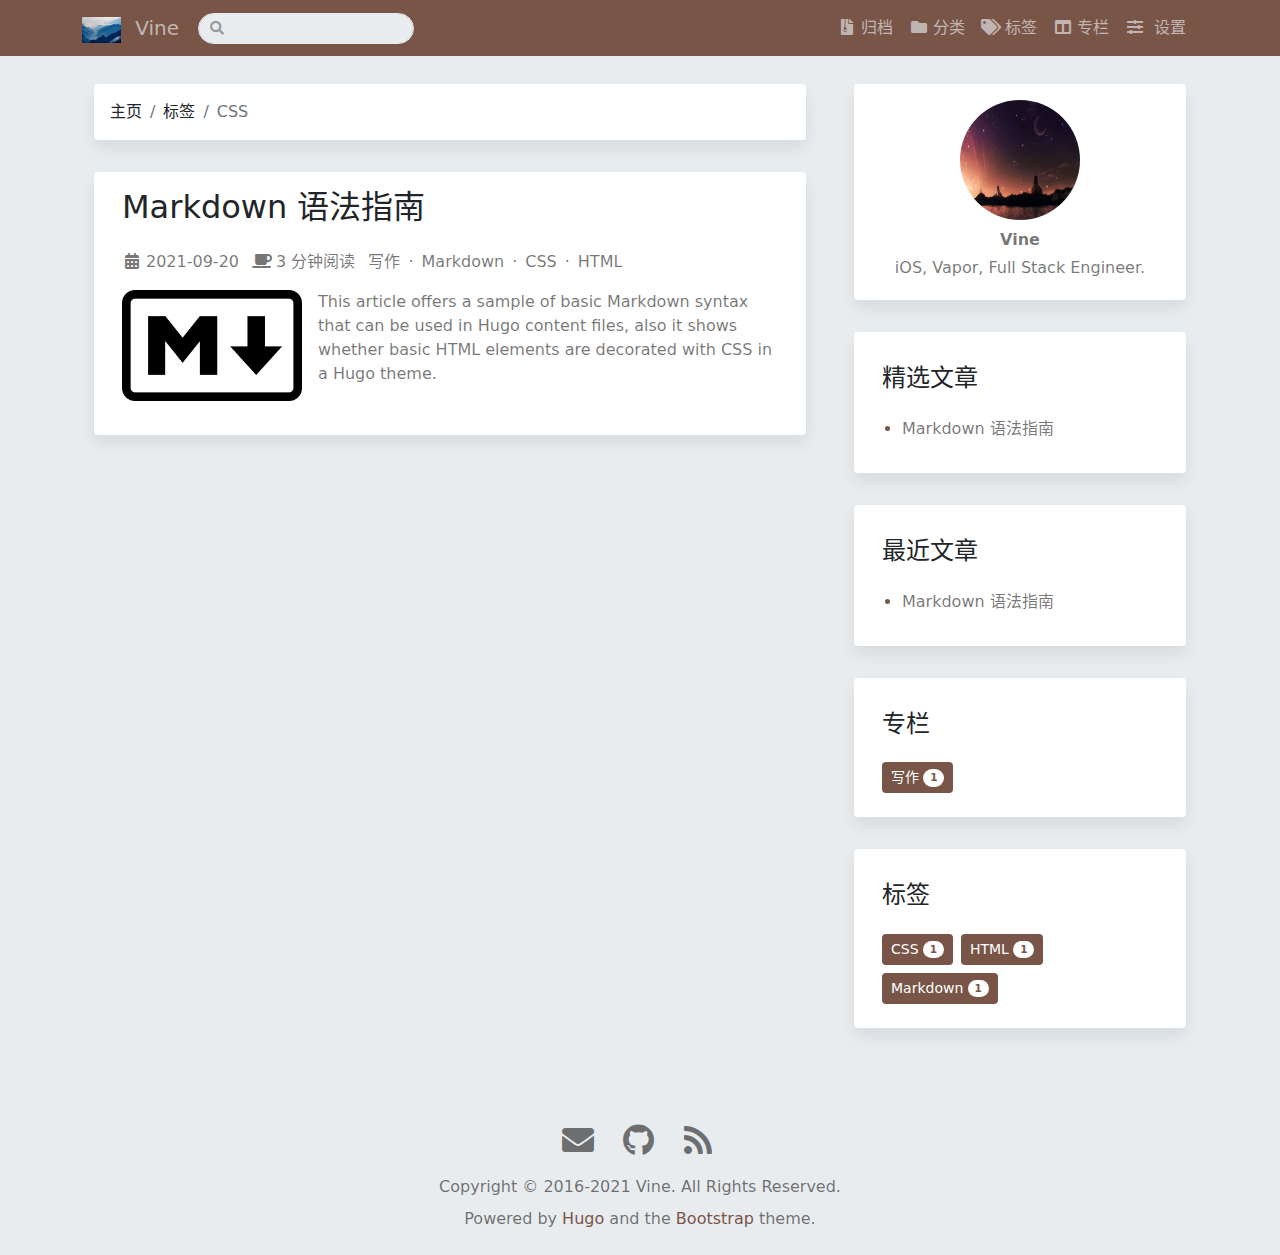
<file: tags/css/index.html>
<!doctype html><html lang=zh-cn><head><meta charset=utf-8><meta name=viewport content="width=device-width,initial-scale=1"><title>CSS - 标签 - 休息的风</title><link rel=apple-touch-icon href=/images/favicons/apple-touch-icon.png sizes=180x180><link rel=icon href=/images/favicons/favicon-32x32.png sizes=32x32 type=image/png><link rel=icon href=/images/favicons/favicon-16x16.png sizes=16x16 type=image/png><link rel=manifest href=/images/favicons/manifest.json><link rel=icon href=/images/favicons/favicon.ico><meta name=keywords content="Hugo,Bootstrap,博客主题"><meta name=description content="一个极快、响应式和功能丰富的 Hugo 博客主题"><meta itemprop=name content="CSS"><meta itemprop=description content="一个极快、响应式和功能丰富的 Hugo 博客主题"><meta property="og:title" content="CSS"><meta property="og:description" content="一个极快、响应式和功能丰富的 Hugo 博客主题"><meta property="og:type" content="website"><meta property="og:url" content="/tags/css/"><meta name=twitter:card content="summary"><meta name=twitter:title content="CSS"><meta name=twitter:description content="一个极快、响应式和功能丰富的 Hugo 博客主题"><link rel=alternate type=application/rss+xml href=/tags/css/index.xml title=休息的风><meta data-name=palette content="brown"><link rel=preload href=/css/bundle.min.4bd774e9f9e7eada4f66d03e1a16b9dbf04cef1756562b1f8c1a4f405aeed097.css integrity="sha256-S9d06fnn6tpPZtA+Gha52/BM7xdWVisfjBpPQFru0Jc=" crossorigin=anonymous as=style onload="this.rel='stylesheet'"><noscript><link rel=stylesheet href=/css/bundle.min.4bd774e9f9e7eada4f66d03e1a16b9dbf04cef1756562b1f8c1a4f405aeed097.css integrity="sha256-S9d06fnn6tpPZtA+Gha52/BM7xdWVisfjBpPQFru0Jc=" crossorigin=anonymous></noscript><script src=/js/bundle.min.2424c68327e09b751266797e010bd49d27a620c3c967a263f97d1c1d62848534.js integrity="sha256-JCTGgyfgm3USZnl+AQvUnSemIMPJZ6Jj+X0cHWKEhTQ=" crossorigin=anonymous></script></head><body><header><nav class="navbar navbar-expand-xl fixed-top"><div class=container><a class=navbar-brand href=/><img class=logo alt=Logo src=/images/logo.jpg width=136 height=91 loading=lazy>
Vine</a>
<button class=navbar-toggler type=button data-bs-toggle=collapse data-bs-target=#navbarSupportedContent aria-controls=navbarSupportedContent aria-expanded=false aria-label="Toggle navigation">
<span class=navbar-toggler-icon></span></button><div class="collapse navbar-collapse" id=navbarSupportedContent><ul class="navbar-nav me-1 mb-2 mb-lg-0"><form class="search-bar d-flex ms-1" action=/search><div class="input-group input-group-sm"><button class="btn btn-search disabled position-absolute left-0" type=submit aria-label=submit><i class="fas fa-fw fa-search"></i></button>
<input class="form-control rounded-pill" id=searchQuery name=q type=search aria-label=Search></div></form></ul><ul class="navbar-nav me-1 mb-2 mb-lg-0 me-1 ms-auto"><li class=nav-item><a class=nav-link href=/archives><i class="fas fa-fw fa-file-archive"></i>归档</a></li><li class=nav-item><a class=nav-link href=/categories><i class="fas fa-fw fa-folder"></i>分类</a></li><li class=nav-item><a class=nav-link href=/tags><i class="fas fa-fw fa-tags"></i>标签</a></li><li class=nav-item><a class=nav-link href=/series><i class="fas fa-fw fa-columns"></i>专栏</a></li><li class=nav-item><a class=nav-link data-bs-toggle=offcanvas href=#offcanvasSettings role=button aria-controls=offcanvasSettings><i class="fas fa-fw fa-sliders-h"></i> 设置</a></li><div class="offcanvas offcanvas-end surface h-100" tabindex=-1 id=offcanvasSettings aria-labelledby=offcanvasSettingsLabel><div class=offcanvas-header><h5 class=offcanvas-title w id=offcanvasSettingsLabel><i class="fas fa-fw fa-sliders-h"></i> 设置</h5><a role=button data-bs-dismiss=offcanvas aria-label=Close><span class="fas fa-2x fa-fw fa-times"></span></a></div><div class=offcanvas-body><section class=setting><form class=row><div class=col-auto><label><i class="fas fa-fw fa-adjust"></i> 模式</label></div><div class="col-auto ms-auto"><div class="form-check form-switch"><input class=form-check-input type=checkbox id=modeSwitcher></div></div></form></section><section class=setting><form class="font-size-switcher-form row"><div class=col-auto><label for=fontSize class=form-label><i class="fas fa-fw fa-font"></i> 字体大小</label></div><div class="col-auto ms-auto"><input type=range class=form-range min=-2 max=2 id=fontSize></div></form></section><section class="setting palettes"><form class=row><div class=col-auto><label><i class="fas fa-fw fa-palette"></i> 配色</label></div><div class="col-auto ms-auto"><span id=btnPalette class="btn btn-sm"><i class="fas fa-eye-dropper"></i></span></div></form><div class="container mt-2 visually-hidden" id=palettePicker><div class=btn-group><button type=button id=palette-blue title=蓝色 class="btn btn-sm palette bg-blue d-flex align-items-center justify-content-center">
</button><button type=button id=palette-blue-gray title=蓝灰色 class="btn btn-sm palette bg-blue-gray d-flex align-items-center justify-content-center">
</button><button type=button id=palette-brown title=棕色 class="btn btn-sm palette bg-brown d-flex align-items-center justify-content-center">
</button><button type=button id=palette-cyan title=青色 class="btn btn-sm palette bg-cyan d-flex align-items-center justify-content-center">
</button><button type=button id=palette-green title=绿色 class="btn btn-sm palette bg-green d-flex align-items-center justify-content-center">
</button><button type=button id=palette-indigo title=靛青色 class="btn btn-sm palette bg-indigo d-flex align-items-center justify-content-center">
</button><button type=button id=palette-orange title=橙色 class="btn btn-sm palette bg-orange d-flex align-items-center justify-content-center">
</button><button type=button id=palette-pink title=粉色 class="btn btn-sm palette bg-pink d-flex align-items-center justify-content-center">
</button><button type=button id=palette-purple title=紫色 class="btn btn-sm palette bg-purple d-flex align-items-center justify-content-center">
</button><button type=button id=palette-red title=红色 class="btn btn-sm palette bg-red d-flex align-items-center justify-content-center">
</button><button type=button id=palette-teal title=蓝绿色 class="btn btn-sm palette bg-teal d-flex align-items-center justify-content-center">
</button><button type=button id=palette-yellow title=黄色 class="btn btn-sm palette bg-yellow d-flex align-items-center justify-content-center"></button></button></div></div></section></div></div></ul></div></div></nav></header><main role=main class=container><div class="row content"><div class=col-lg-8><div class=container><nav class=row aria-label=breadcrumb><ol class="breadcrumb surface"><li class=breadcrumb-item><a href=/>主页</a></li><li class=breadcrumb-item><a href=/tags/>标签</a></li><li class="breadcrumb-item active">CSS</li></ol></nav><div class="posts mb-4"><article class="post row surface"><h2 class="post-title mb-4"><a href=/posts/markdown-syntax/>Markdown 语法指南</a></h2><div class="post-meta mb-3"><span class="post-date me-2"><i class="fas fa-fw fa-calendar-alt"></i>2021-09-20
</span><span class="post-reading-time me-2"><i class="fas fa-fw fa-coffee"></i>3 分钟阅读
</span><span class=post-taxonomies><a href=/series/%E5%86%99%E4%BD%9C/ class=post-taxonomy>写作</a><a href=/tags/markdown/ class=post-taxonomy>Markdown</a><a href=/tags/css/ class=post-taxonomy>CSS</a><a href=/tags/html/ class=post-taxonomy>HTML</a></span></div><div class="post-summary mb-3"><img class=img-fluid alt="Markdown 语法指南" src=/images/markdown.png width=1200 height=738 loading=lazy><p>This article offers a sample of basic Markdown syntax that can be used in Hugo content files, also it shows whether basic HTML elements are decorated with CSS in a Hugo theme.</p></div></article></div><div class="row table-responsive mb-3"></div></div></div><aside class="col-lg-4 sidebar d-flex"><div class=container><section class="profile surface row text-center"><div class="col-12 d-flex align-items-center justify-content-center"><img class="profile-avatar rounded-circle" alt=Vine src=/images/profile.jpeg width=800 height=800 loading=lazy></div><div class="col-12 profile-meta"><div class=profile-name>Vine</div><div class=profile-bio>iOS, Vapor, Full Stack Engineer.</div></div></section><section class="featured-posts row surface"><h4>精选文章</h4><ul><li><a href=/posts/markdown-syntax/>Markdown 语法指南</a></li></ul></section><section class="recent-posts row surface"><h4>最近文章</h4><ul><li><a href=/posts/markdown-syntax/>Markdown 语法指南</a></li></ul></section><section class="taxonomy-series row surface"><h4><a href=/series>专栏</a></h4><div><a href=/series/%E5%86%99%E4%BD%9C/ class="post-taxonomy rounded btn btn-sm me-2 mb-2" title=写作>写作 <span class="badge rounded-pill">1</span></a></div></section><section class="taxonomy-tags row surface"><h4><a href=/tags>标签</a></h4><div><a href=/tags/css/ class="post-taxonomy rounded btn btn-sm me-2 mb-2" title=CSS>CSS <span class="badge rounded-pill">1</span>
</a><a href=/tags/html/ class="post-taxonomy rounded btn btn-sm me-2 mb-2" title=HTML>HTML <span class="badge rounded-pill">1</span>
</a><a href=/tags/markdown/ class="post-taxonomy rounded btn btn-sm me-2 mb-2" title=Markdown>Markdown <span class="badge rounded-pill">1</span></a></div></section></div></aside></div></main><footer class="footer mt-auto py-3 text-center container"><nav class="social-links nav my-2 justify-content-center"><a class="nav-link social-link" href=mailto:vinefear@gmai.com title=Email><i class="fas fa-fw fa-2x fa-envelope"></i>
</a><a class="nav-link social-link" target=_blank href=https://github.com/VineFiner title=GitHub rel="noopener noreferrer"><i class="fa-fw fa-2x fab fa-github"></i>
</a><a class="nav-link social-link" target=_blank href=/tags/css/index.xml title=RSS rel="noopener noreferrer"><i class="fas fa-fw fa-2x fa-rss"></i></a></nav><div class="copyright mb-2">Copyright © 2016-2021 Vine. All Rights Reserved.</div><div class="powered-by mb-2">Powered by <a href=https://gohugo.io target=_blank rel="noopener noreferrer">Hugo</a> and the <a href=https://github.com/razonyang/hugo-theme-bootstrap target=_blank rel="noopener noreferrer">Bootstrap</a> theme.</div></footer><a id=btnScrollToTop class=btn-scroll-to-top><i class="fas fa-fw fa-chevron-circle-up fa-2x"></i></a></body></html>
</file>
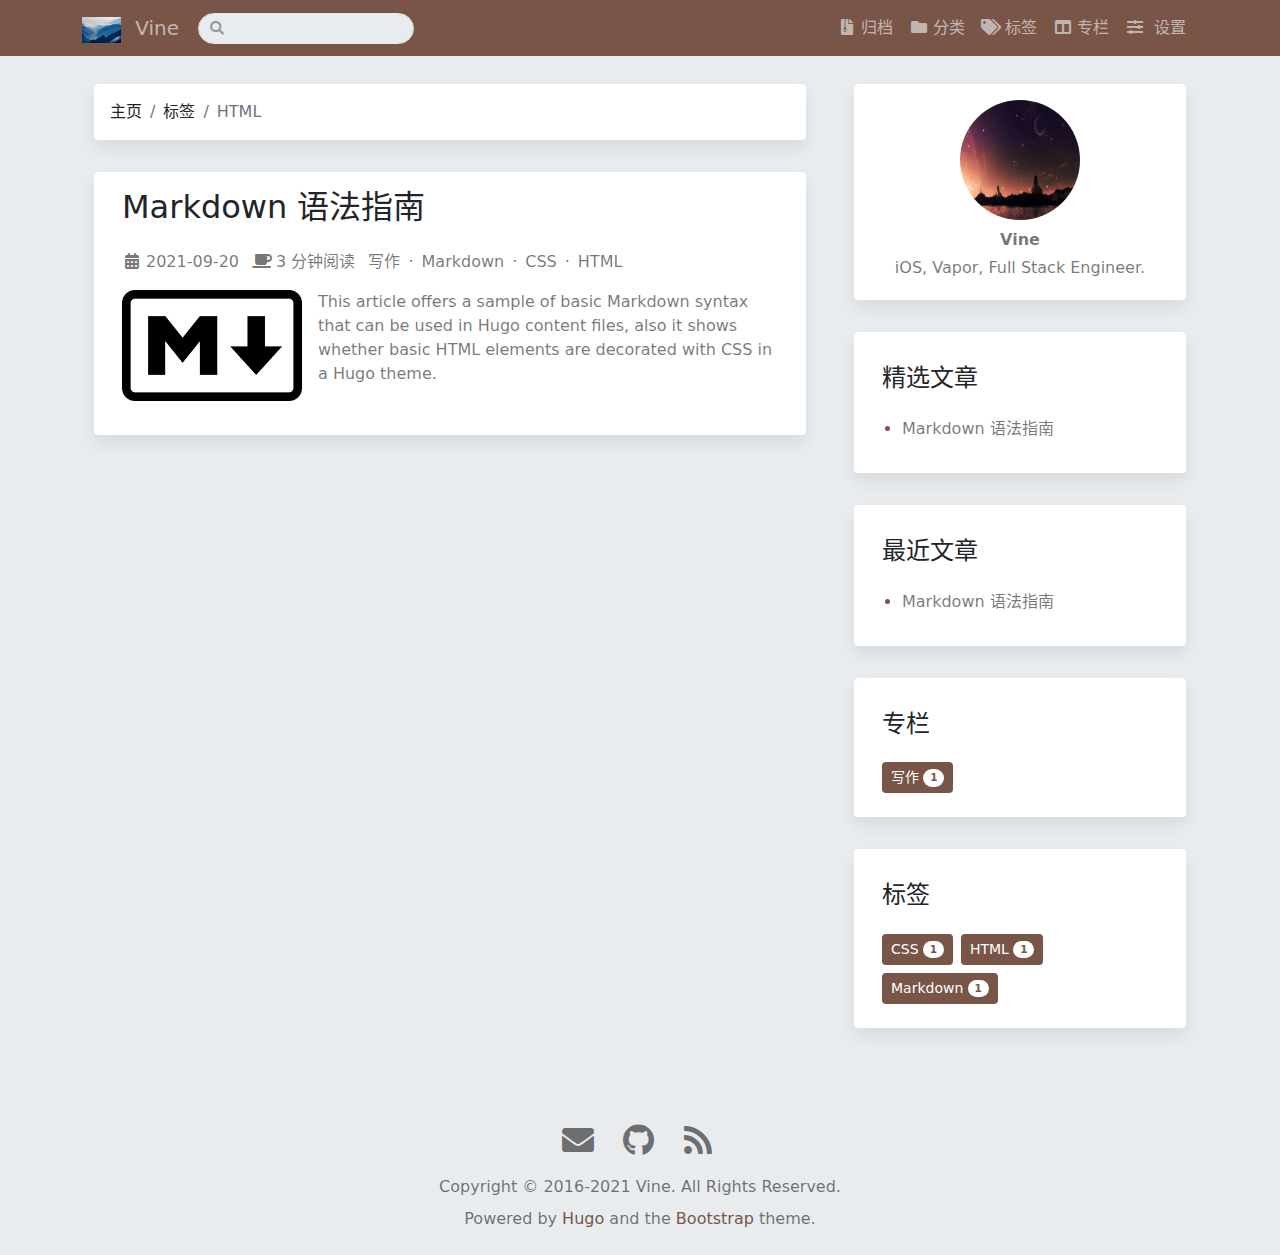
<file: tags/html/index.html>
<!doctype html><html lang=zh-cn><head><meta charset=utf-8><meta name=viewport content="width=device-width,initial-scale=1"><title>HTML - 标签 - 休息的风</title><link rel=apple-touch-icon href=/images/favicons/apple-touch-icon.png sizes=180x180><link rel=icon href=/images/favicons/favicon-32x32.png sizes=32x32 type=image/png><link rel=icon href=/images/favicons/favicon-16x16.png sizes=16x16 type=image/png><link rel=manifest href=/images/favicons/manifest.json><link rel=icon href=/images/favicons/favicon.ico><meta name=keywords content="Hugo,Bootstrap,博客主题"><meta name=description content="一个极快、响应式和功能丰富的 Hugo 博客主题"><meta itemprop=name content="HTML"><meta itemprop=description content="一个极快、响应式和功能丰富的 Hugo 博客主题"><meta property="og:title" content="HTML"><meta property="og:description" content="一个极快、响应式和功能丰富的 Hugo 博客主题"><meta property="og:type" content="website"><meta property="og:url" content="/tags/html/"><meta name=twitter:card content="summary"><meta name=twitter:title content="HTML"><meta name=twitter:description content="一个极快、响应式和功能丰富的 Hugo 博客主题"><link rel=alternate type=application/rss+xml href=/tags/html/index.xml title=休息的风><meta data-name=palette content="brown"><link rel=preload href=/css/bundle.min.4bd774e9f9e7eada4f66d03e1a16b9dbf04cef1756562b1f8c1a4f405aeed097.css integrity="sha256-S9d06fnn6tpPZtA+Gha52/BM7xdWVisfjBpPQFru0Jc=" crossorigin=anonymous as=style onload="this.rel='stylesheet'"><noscript><link rel=stylesheet href=/css/bundle.min.4bd774e9f9e7eada4f66d03e1a16b9dbf04cef1756562b1f8c1a4f405aeed097.css integrity="sha256-S9d06fnn6tpPZtA+Gha52/BM7xdWVisfjBpPQFru0Jc=" crossorigin=anonymous></noscript><script src=/js/bundle.min.2424c68327e09b751266797e010bd49d27a620c3c967a263f97d1c1d62848534.js integrity="sha256-JCTGgyfgm3USZnl+AQvUnSemIMPJZ6Jj+X0cHWKEhTQ=" crossorigin=anonymous></script></head><body><header><nav class="navbar navbar-expand-xl fixed-top"><div class=container><a class=navbar-brand href=/><img class=logo alt=Logo src=/images/logo.jpg width=136 height=91 loading=lazy>
Vine</a>
<button class=navbar-toggler type=button data-bs-toggle=collapse data-bs-target=#navbarSupportedContent aria-controls=navbarSupportedContent aria-expanded=false aria-label="Toggle navigation">
<span class=navbar-toggler-icon></span></button><div class="collapse navbar-collapse" id=navbarSupportedContent><ul class="navbar-nav me-1 mb-2 mb-lg-0"><form class="search-bar d-flex ms-1" action=/search><div class="input-group input-group-sm"><button class="btn btn-search disabled position-absolute left-0" type=submit aria-label=submit><i class="fas fa-fw fa-search"></i></button>
<input class="form-control rounded-pill" id=searchQuery name=q type=search aria-label=Search></div></form></ul><ul class="navbar-nav me-1 mb-2 mb-lg-0 me-1 ms-auto"><li class=nav-item><a class=nav-link href=/archives><i class="fas fa-fw fa-file-archive"></i>归档</a></li><li class=nav-item><a class=nav-link href=/categories><i class="fas fa-fw fa-folder"></i>分类</a></li><li class=nav-item><a class=nav-link href=/tags><i class="fas fa-fw fa-tags"></i>标签</a></li><li class=nav-item><a class=nav-link href=/series><i class="fas fa-fw fa-columns"></i>专栏</a></li><li class=nav-item><a class=nav-link data-bs-toggle=offcanvas href=#offcanvasSettings role=button aria-controls=offcanvasSettings><i class="fas fa-fw fa-sliders-h"></i> 设置</a></li><div class="offcanvas offcanvas-end surface h-100" tabindex=-1 id=offcanvasSettings aria-labelledby=offcanvasSettingsLabel><div class=offcanvas-header><h5 class=offcanvas-title w id=offcanvasSettingsLabel><i class="fas fa-fw fa-sliders-h"></i> 设置</h5><a role=button data-bs-dismiss=offcanvas aria-label=Close><span class="fas fa-2x fa-fw fa-times"></span></a></div><div class=offcanvas-body><section class=setting><form class=row><div class=col-auto><label><i class="fas fa-fw fa-adjust"></i> 模式</label></div><div class="col-auto ms-auto"><div class="form-check form-switch"><input class=form-check-input type=checkbox id=modeSwitcher></div></div></form></section><section class=setting><form class="font-size-switcher-form row"><div class=col-auto><label for=fontSize class=form-label><i class="fas fa-fw fa-font"></i> 字体大小</label></div><div class="col-auto ms-auto"><input type=range class=form-range min=-2 max=2 id=fontSize></div></form></section><section class="setting palettes"><form class=row><div class=col-auto><label><i class="fas fa-fw fa-palette"></i> 配色</label></div><div class="col-auto ms-auto"><span id=btnPalette class="btn btn-sm"><i class="fas fa-eye-dropper"></i></span></div></form><div class="container mt-2 visually-hidden" id=palettePicker><div class=btn-group><button type=button id=palette-blue title=蓝色 class="btn btn-sm palette bg-blue d-flex align-items-center justify-content-center">
</button><button type=button id=palette-blue-gray title=蓝灰色 class="btn btn-sm palette bg-blue-gray d-flex align-items-center justify-content-center">
</button><button type=button id=palette-brown title=棕色 class="btn btn-sm palette bg-brown d-flex align-items-center justify-content-center">
</button><button type=button id=palette-cyan title=青色 class="btn btn-sm palette bg-cyan d-flex align-items-center justify-content-center">
</button><button type=button id=palette-green title=绿色 class="btn btn-sm palette bg-green d-flex align-items-center justify-content-center">
</button><button type=button id=palette-indigo title=靛青色 class="btn btn-sm palette bg-indigo d-flex align-items-center justify-content-center">
</button><button type=button id=palette-orange title=橙色 class="btn btn-sm palette bg-orange d-flex align-items-center justify-content-center">
</button><button type=button id=palette-pink title=粉色 class="btn btn-sm palette bg-pink d-flex align-items-center justify-content-center">
</button><button type=button id=palette-purple title=紫色 class="btn btn-sm palette bg-purple d-flex align-items-center justify-content-center">
</button><button type=button id=palette-red title=红色 class="btn btn-sm palette bg-red d-flex align-items-center justify-content-center">
</button><button type=button id=palette-teal title=蓝绿色 class="btn btn-sm palette bg-teal d-flex align-items-center justify-content-center">
</button><button type=button id=palette-yellow title=黄色 class="btn btn-sm palette bg-yellow d-flex align-items-center justify-content-center"></button></button></div></div></section></div></div></ul></div></div></nav></header><main role=main class=container><div class="row content"><div class=col-lg-8><div class=container><nav class=row aria-label=breadcrumb><ol class="breadcrumb surface"><li class=breadcrumb-item><a href=/>主页</a></li><li class=breadcrumb-item><a href=/tags/>标签</a></li><li class="breadcrumb-item active">HTML</li></ol></nav><div class="posts mb-4"><article class="post row surface"><h2 class="post-title mb-4"><a href=/posts/markdown-syntax/>Markdown 语法指南</a></h2><div class="post-meta mb-3"><span class="post-date me-2"><i class="fas fa-fw fa-calendar-alt"></i>2021-09-20
</span><span class="post-reading-time me-2"><i class="fas fa-fw fa-coffee"></i>3 分钟阅读
</span><span class=post-taxonomies><a href=/series/%E5%86%99%E4%BD%9C/ class=post-taxonomy>写作</a><a href=/tags/markdown/ class=post-taxonomy>Markdown</a><a href=/tags/css/ class=post-taxonomy>CSS</a><a href=/tags/html/ class=post-taxonomy>HTML</a></span></div><div class="post-summary mb-3"><img class=img-fluid alt="Markdown 语法指南" src=/images/markdown.png width=1200 height=738 loading=lazy><p>This article offers a sample of basic Markdown syntax that can be used in Hugo content files, also it shows whether basic HTML elements are decorated with CSS in a Hugo theme.</p></div></article></div><div class="row table-responsive mb-3"></div></div></div><aside class="col-lg-4 sidebar d-flex"><div class=container><section class="profile surface row text-center"><div class="col-12 d-flex align-items-center justify-content-center"><img class="profile-avatar rounded-circle" alt=Vine src=/images/profile.jpeg width=800 height=800 loading=lazy></div><div class="col-12 profile-meta"><div class=profile-name>Vine</div><div class=profile-bio>iOS, Vapor, Full Stack Engineer.</div></div></section><section class="featured-posts row surface"><h4>精选文章</h4><ul><li><a href=/posts/markdown-syntax/>Markdown 语法指南</a></li></ul></section><section class="recent-posts row surface"><h4>最近文章</h4><ul><li><a href=/posts/markdown-syntax/>Markdown 语法指南</a></li></ul></section><section class="taxonomy-series row surface"><h4><a href=/series>专栏</a></h4><div><a href=/series/%E5%86%99%E4%BD%9C/ class="post-taxonomy rounded btn btn-sm me-2 mb-2" title=写作>写作 <span class="badge rounded-pill">1</span></a></div></section><section class="taxonomy-tags row surface"><h4><a href=/tags>标签</a></h4><div><a href=/tags/css/ class="post-taxonomy rounded btn btn-sm me-2 mb-2" title=CSS>CSS <span class="badge rounded-pill">1</span>
</a><a href=/tags/html/ class="post-taxonomy rounded btn btn-sm me-2 mb-2" title=HTML>HTML <span class="badge rounded-pill">1</span>
</a><a href=/tags/markdown/ class="post-taxonomy rounded btn btn-sm me-2 mb-2" title=Markdown>Markdown <span class="badge rounded-pill">1</span></a></div></section></div></aside></div></main><footer class="footer mt-auto py-3 text-center container"><nav class="social-links nav my-2 justify-content-center"><a class="nav-link social-link" href=mailto:vinefear@gmai.com title=Email><i class="fas fa-fw fa-2x fa-envelope"></i>
</a><a class="nav-link social-link" target=_blank href=https://github.com/VineFiner title=GitHub rel="noopener noreferrer"><i class="fa-fw fa-2x fab fa-github"></i>
</a><a class="nav-link social-link" target=_blank href=/tags/html/index.xml title=RSS rel="noopener noreferrer"><i class="fas fa-fw fa-2x fa-rss"></i></a></nav><div class="copyright mb-2">Copyright © 2016-2021 Vine. All Rights Reserved.</div><div class="powered-by mb-2">Powered by <a href=https://gohugo.io target=_blank rel="noopener noreferrer">Hugo</a> and the <a href=https://github.com/razonyang/hugo-theme-bootstrap target=_blank rel="noopener noreferrer">Bootstrap</a> theme.</div></footer><a id=btnScrollToTop class=btn-scroll-to-top><i class="fas fa-fw fa-chevron-circle-up fa-2x"></i></a></body></html>
</file>
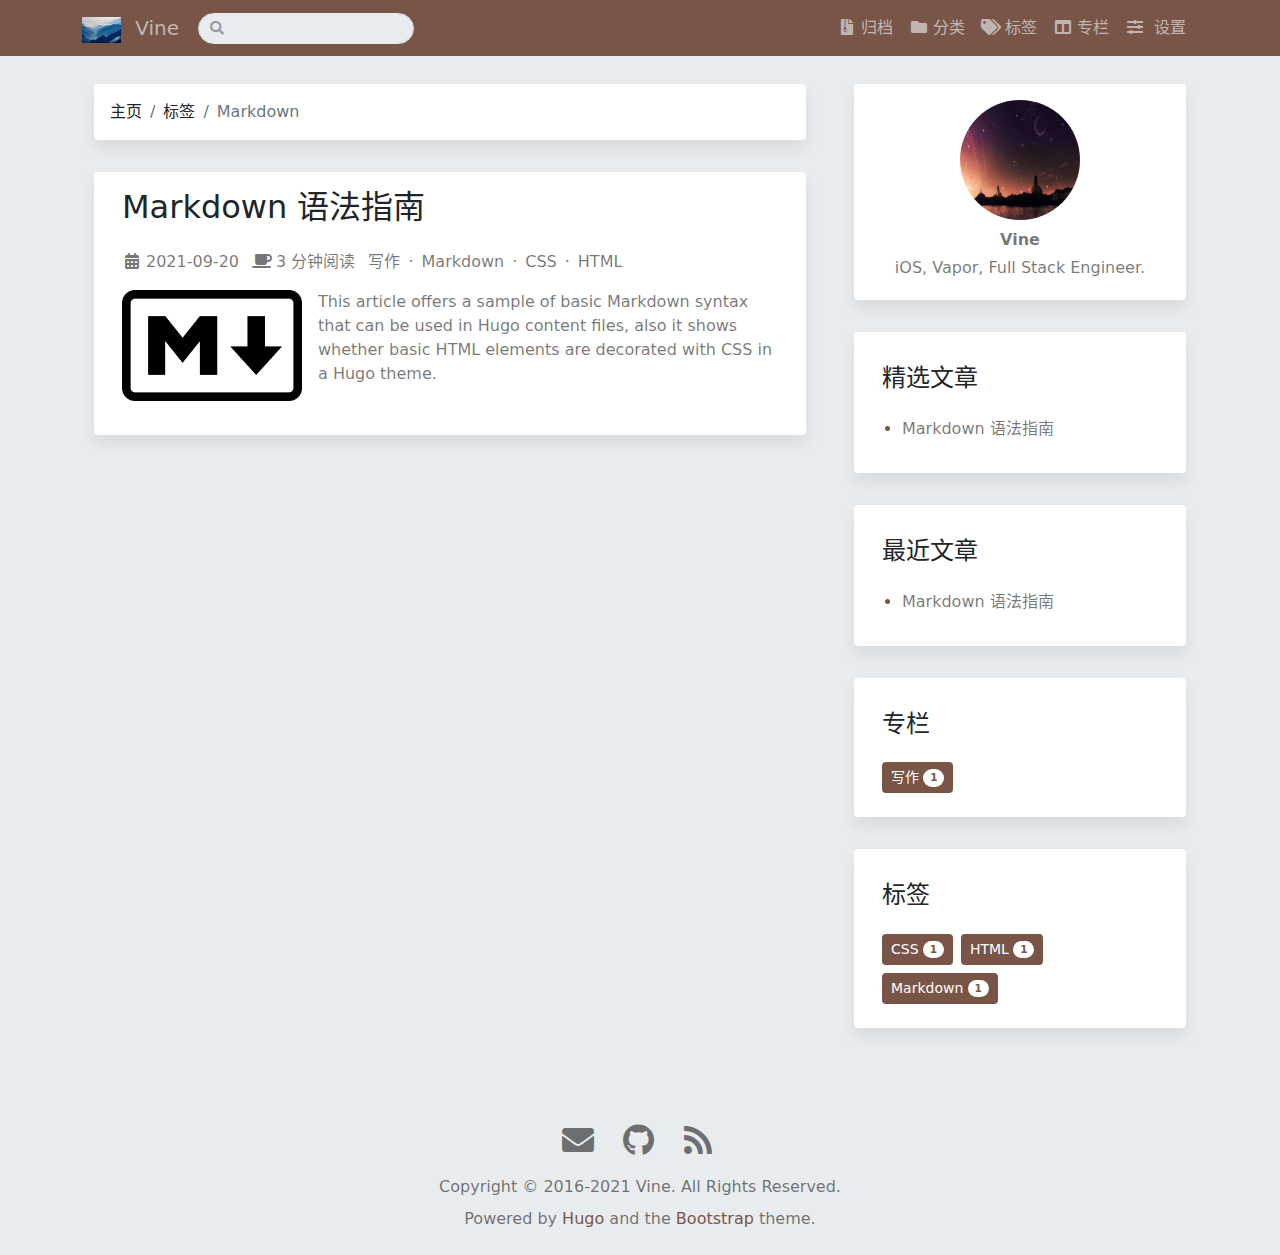
<file: tags/markdown/index.html>
<!doctype html><html lang=zh-cn><head><meta charset=utf-8><meta name=viewport content="width=device-width,initial-scale=1"><title>Markdown - 标签 - 休息的风</title><link rel=apple-touch-icon href=/images/favicons/apple-touch-icon.png sizes=180x180><link rel=icon href=/images/favicons/favicon-32x32.png sizes=32x32 type=image/png><link rel=icon href=/images/favicons/favicon-16x16.png sizes=16x16 type=image/png><link rel=manifest href=/images/favicons/manifest.json><link rel=icon href=/images/favicons/favicon.ico><meta name=keywords content="Hugo,Bootstrap,博客主题"><meta name=description content="一个极快、响应式和功能丰富的 Hugo 博客主题"><meta itemprop=name content="Markdown"><meta itemprop=description content="一个极快、响应式和功能丰富的 Hugo 博客主题"><meta property="og:title" content="Markdown"><meta property="og:description" content="一个极快、响应式和功能丰富的 Hugo 博客主题"><meta property="og:type" content="website"><meta property="og:url" content="/tags/markdown/"><meta name=twitter:card content="summary"><meta name=twitter:title content="Markdown"><meta name=twitter:description content="一个极快、响应式和功能丰富的 Hugo 博客主题"><link rel=alternate type=application/rss+xml href=/tags/markdown/index.xml title=休息的风><meta data-name=palette content="brown"><link rel=preload href=/css/bundle.min.4bd774e9f9e7eada4f66d03e1a16b9dbf04cef1756562b1f8c1a4f405aeed097.css integrity="sha256-S9d06fnn6tpPZtA+Gha52/BM7xdWVisfjBpPQFru0Jc=" crossorigin=anonymous as=style onload="this.rel='stylesheet'"><noscript><link rel=stylesheet href=/css/bundle.min.4bd774e9f9e7eada4f66d03e1a16b9dbf04cef1756562b1f8c1a4f405aeed097.css integrity="sha256-S9d06fnn6tpPZtA+Gha52/BM7xdWVisfjBpPQFru0Jc=" crossorigin=anonymous></noscript><script src=/js/bundle.min.2424c68327e09b751266797e010bd49d27a620c3c967a263f97d1c1d62848534.js integrity="sha256-JCTGgyfgm3USZnl+AQvUnSemIMPJZ6Jj+X0cHWKEhTQ=" crossorigin=anonymous></script></head><body><header><nav class="navbar navbar-expand-xl fixed-top"><div class=container><a class=navbar-brand href=/><img class=logo alt=Logo src=/images/logo.jpg width=136 height=91 loading=lazy>
Vine</a>
<button class=navbar-toggler type=button data-bs-toggle=collapse data-bs-target=#navbarSupportedContent aria-controls=navbarSupportedContent aria-expanded=false aria-label="Toggle navigation">
<span class=navbar-toggler-icon></span></button><div class="collapse navbar-collapse" id=navbarSupportedContent><ul class="navbar-nav me-1 mb-2 mb-lg-0"><form class="search-bar d-flex ms-1" action=/search><div class="input-group input-group-sm"><button class="btn btn-search disabled position-absolute left-0" type=submit aria-label=submit><i class="fas fa-fw fa-search"></i></button>
<input class="form-control rounded-pill" id=searchQuery name=q type=search aria-label=Search></div></form></ul><ul class="navbar-nav me-1 mb-2 mb-lg-0 me-1 ms-auto"><li class=nav-item><a class=nav-link href=/archives><i class="fas fa-fw fa-file-archive"></i>归档</a></li><li class=nav-item><a class=nav-link href=/categories><i class="fas fa-fw fa-folder"></i>分类</a></li><li class=nav-item><a class=nav-link href=/tags><i class="fas fa-fw fa-tags"></i>标签</a></li><li class=nav-item><a class=nav-link href=/series><i class="fas fa-fw fa-columns"></i>专栏</a></li><li class=nav-item><a class=nav-link data-bs-toggle=offcanvas href=#offcanvasSettings role=button aria-controls=offcanvasSettings><i class="fas fa-fw fa-sliders-h"></i> 设置</a></li><div class="offcanvas offcanvas-end surface h-100" tabindex=-1 id=offcanvasSettings aria-labelledby=offcanvasSettingsLabel><div class=offcanvas-header><h5 class=offcanvas-title w id=offcanvasSettingsLabel><i class="fas fa-fw fa-sliders-h"></i> 设置</h5><a role=button data-bs-dismiss=offcanvas aria-label=Close><span class="fas fa-2x fa-fw fa-times"></span></a></div><div class=offcanvas-body><section class=setting><form class=row><div class=col-auto><label><i class="fas fa-fw fa-adjust"></i> 模式</label></div><div class="col-auto ms-auto"><div class="form-check form-switch"><input class=form-check-input type=checkbox id=modeSwitcher></div></div></form></section><section class=setting><form class="font-size-switcher-form row"><div class=col-auto><label for=fontSize class=form-label><i class="fas fa-fw fa-font"></i> 字体大小</label></div><div class="col-auto ms-auto"><input type=range class=form-range min=-2 max=2 id=fontSize></div></form></section><section class="setting palettes"><form class=row><div class=col-auto><label><i class="fas fa-fw fa-palette"></i> 配色</label></div><div class="col-auto ms-auto"><span id=btnPalette class="btn btn-sm"><i class="fas fa-eye-dropper"></i></span></div></form><div class="container mt-2 visually-hidden" id=palettePicker><div class=btn-group><button type=button id=palette-blue title=蓝色 class="btn btn-sm palette bg-blue d-flex align-items-center justify-content-center">
</button><button type=button id=palette-blue-gray title=蓝灰色 class="btn btn-sm palette bg-blue-gray d-flex align-items-center justify-content-center">
</button><button type=button id=palette-brown title=棕色 class="btn btn-sm palette bg-brown d-flex align-items-center justify-content-center">
</button><button type=button id=palette-cyan title=青色 class="btn btn-sm palette bg-cyan d-flex align-items-center justify-content-center">
</button><button type=button id=palette-green title=绿色 class="btn btn-sm palette bg-green d-flex align-items-center justify-content-center">
</button><button type=button id=palette-indigo title=靛青色 class="btn btn-sm palette bg-indigo d-flex align-items-center justify-content-center">
</button><button type=button id=palette-orange title=橙色 class="btn btn-sm palette bg-orange d-flex align-items-center justify-content-center">
</button><button type=button id=palette-pink title=粉色 class="btn btn-sm palette bg-pink d-flex align-items-center justify-content-center">
</button><button type=button id=palette-purple title=紫色 class="btn btn-sm palette bg-purple d-flex align-items-center justify-content-center">
</button><button type=button id=palette-red title=红色 class="btn btn-sm palette bg-red d-flex align-items-center justify-content-center">
</button><button type=button id=palette-teal title=蓝绿色 class="btn btn-sm palette bg-teal d-flex align-items-center justify-content-center">
</button><button type=button id=palette-yellow title=黄色 class="btn btn-sm palette bg-yellow d-flex align-items-center justify-content-center"></button></button></div></div></section></div></div></ul></div></div></nav></header><main role=main class=container><div class="row content"><div class=col-lg-8><div class=container><nav class=row aria-label=breadcrumb><ol class="breadcrumb surface"><li class=breadcrumb-item><a href=/>主页</a></li><li class=breadcrumb-item><a href=/tags/>标签</a></li><li class="breadcrumb-item active">Markdown</li></ol></nav><div class="posts mb-4"><article class="post row surface"><h2 class="post-title mb-4"><a href=/posts/markdown-syntax/>Markdown 语法指南</a></h2><div class="post-meta mb-3"><span class="post-date me-2"><i class="fas fa-fw fa-calendar-alt"></i>2021-09-20
</span><span class="post-reading-time me-2"><i class="fas fa-fw fa-coffee"></i>3 分钟阅读
</span><span class=post-taxonomies><a href=/series/%E5%86%99%E4%BD%9C/ class=post-taxonomy>写作</a><a href=/tags/markdown/ class=post-taxonomy>Markdown</a><a href=/tags/css/ class=post-taxonomy>CSS</a><a href=/tags/html/ class=post-taxonomy>HTML</a></span></div><div class="post-summary mb-3"><img class=img-fluid alt="Markdown 语法指南" src=/images/markdown.png width=1200 height=738 loading=lazy><p>This article offers a sample of basic Markdown syntax that can be used in Hugo content files, also it shows whether basic HTML elements are decorated with CSS in a Hugo theme.</p></div></article></div><div class="row table-responsive mb-3"></div></div></div><aside class="col-lg-4 sidebar d-flex"><div class=container><section class="profile surface row text-center"><div class="col-12 d-flex align-items-center justify-content-center"><img class="profile-avatar rounded-circle" alt=Vine src=/images/profile.jpeg width=800 height=800 loading=lazy></div><div class="col-12 profile-meta"><div class=profile-name>Vine</div><div class=profile-bio>iOS, Vapor, Full Stack Engineer.</div></div></section><section class="featured-posts row surface"><h4>精选文章</h4><ul><li><a href=/posts/markdown-syntax/>Markdown 语法指南</a></li></ul></section><section class="recent-posts row surface"><h4>最近文章</h4><ul><li><a href=/posts/markdown-syntax/>Markdown 语法指南</a></li></ul></section><section class="taxonomy-series row surface"><h4><a href=/series>专栏</a></h4><div><a href=/series/%E5%86%99%E4%BD%9C/ class="post-taxonomy rounded btn btn-sm me-2 mb-2" title=写作>写作 <span class="badge rounded-pill">1</span></a></div></section><section class="taxonomy-tags row surface"><h4><a href=/tags>标签</a></h4><div><a href=/tags/css/ class="post-taxonomy rounded btn btn-sm me-2 mb-2" title=CSS>CSS <span class="badge rounded-pill">1</span>
</a><a href=/tags/html/ class="post-taxonomy rounded btn btn-sm me-2 mb-2" title=HTML>HTML <span class="badge rounded-pill">1</span>
</a><a href=/tags/markdown/ class="post-taxonomy rounded btn btn-sm me-2 mb-2" title=Markdown>Markdown <span class="badge rounded-pill">1</span></a></div></section></div></aside></div></main><footer class="footer mt-auto py-3 text-center container"><nav class="social-links nav my-2 justify-content-center"><a class="nav-link social-link" href=mailto:vinefear@gmai.com title=Email><i class="fas fa-fw fa-2x fa-envelope"></i>
</a><a class="nav-link social-link" target=_blank href=https://github.com/VineFiner title=GitHub rel="noopener noreferrer"><i class="fa-fw fa-2x fab fa-github"></i>
</a><a class="nav-link social-link" target=_blank href=/tags/markdown/index.xml title=RSS rel="noopener noreferrer"><i class="fas fa-fw fa-2x fa-rss"></i></a></nav><div class="copyright mb-2">Copyright © 2016-2021 Vine. All Rights Reserved.</div><div class="powered-by mb-2">Powered by <a href=https://gohugo.io target=_blank rel="noopener noreferrer">Hugo</a> and the <a href=https://github.com/razonyang/hugo-theme-bootstrap target=_blank rel="noopener noreferrer">Bootstrap</a> theme.</div></footer><a id=btnScrollToTop class=btn-scroll-to-top><i class="fas fa-fw fa-chevron-circle-up fa-2x"></i></a></body></html>
</file>
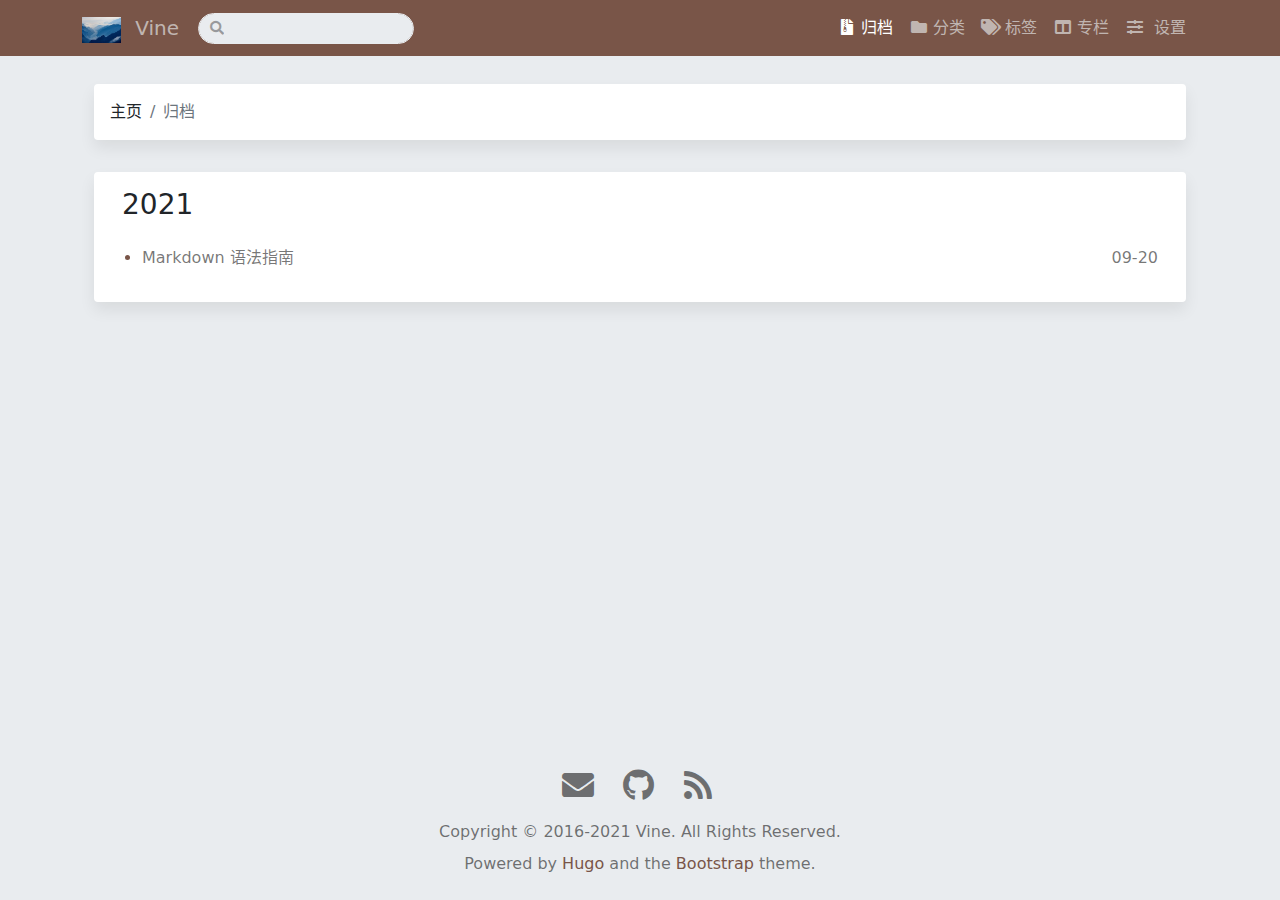
<file: archives/page/1/index.html>
<!doctype html><html><head><title>/archives/</title><link rel=canonical href=/archives/><meta name=robots content="noindex"><meta charset=utf-8><meta http-equiv=refresh content="0; url=/archives/"></head></html>
</file>
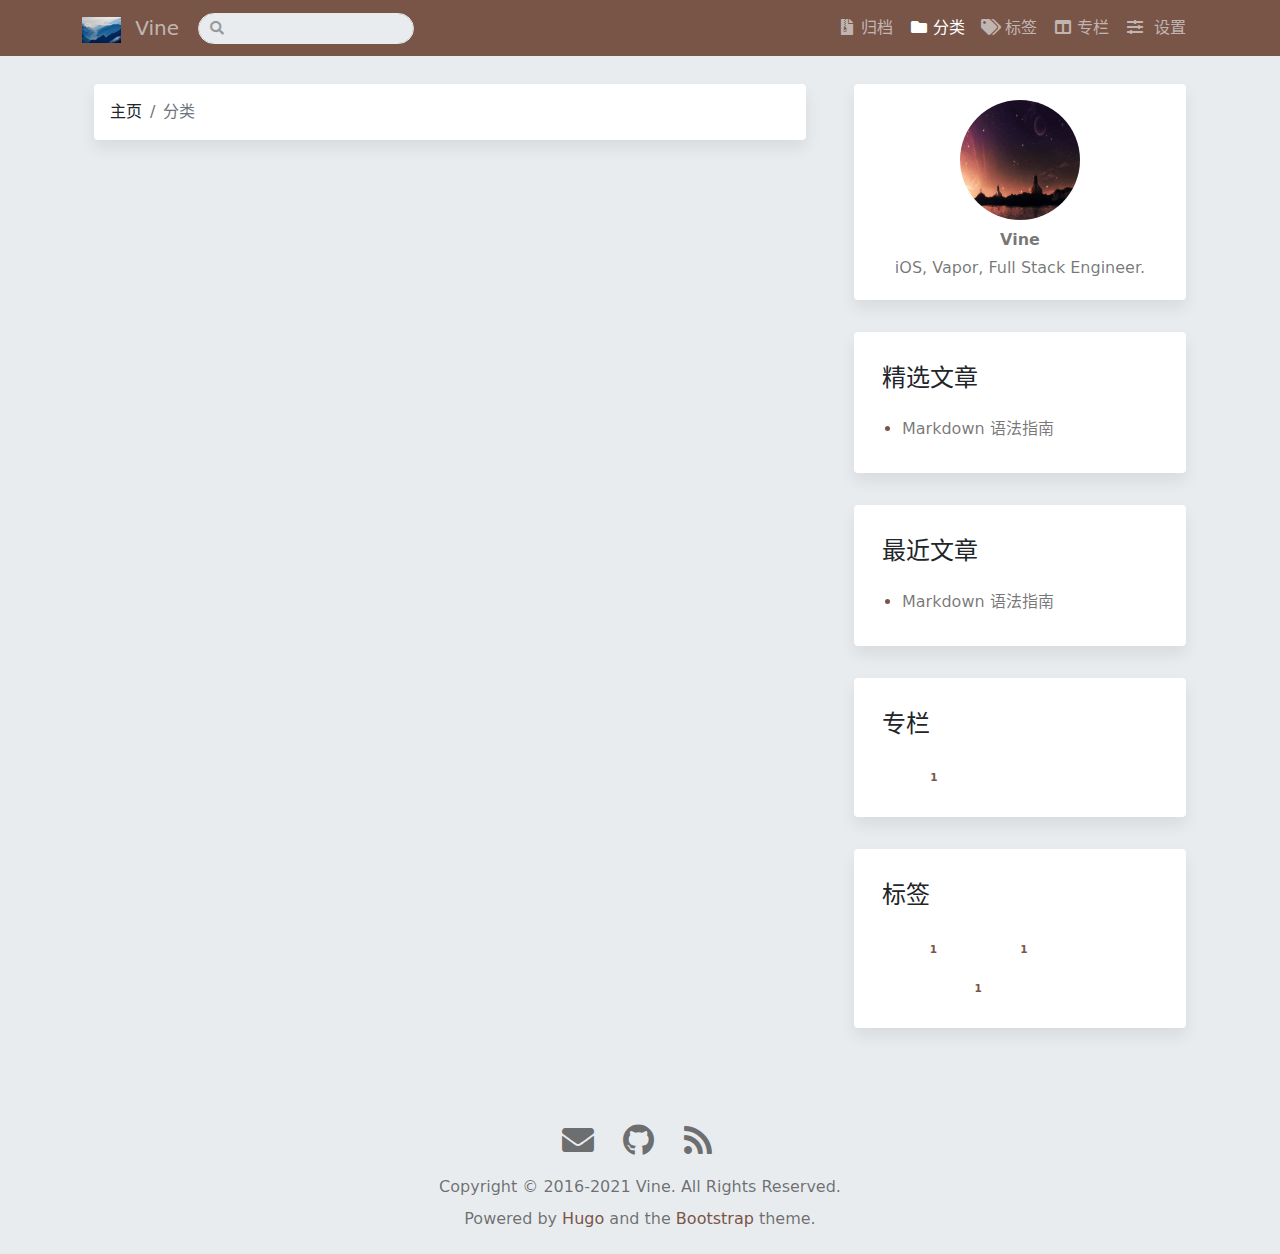
<file: categories/page/1/index.html>
<!doctype html><html><head><title>/categories/</title><link rel=canonical href=/categories/><meta name=robots content="noindex"><meta charset=utf-8><meta http-equiv=refresh content="0; url=/categories/"></head></html>
</file>
